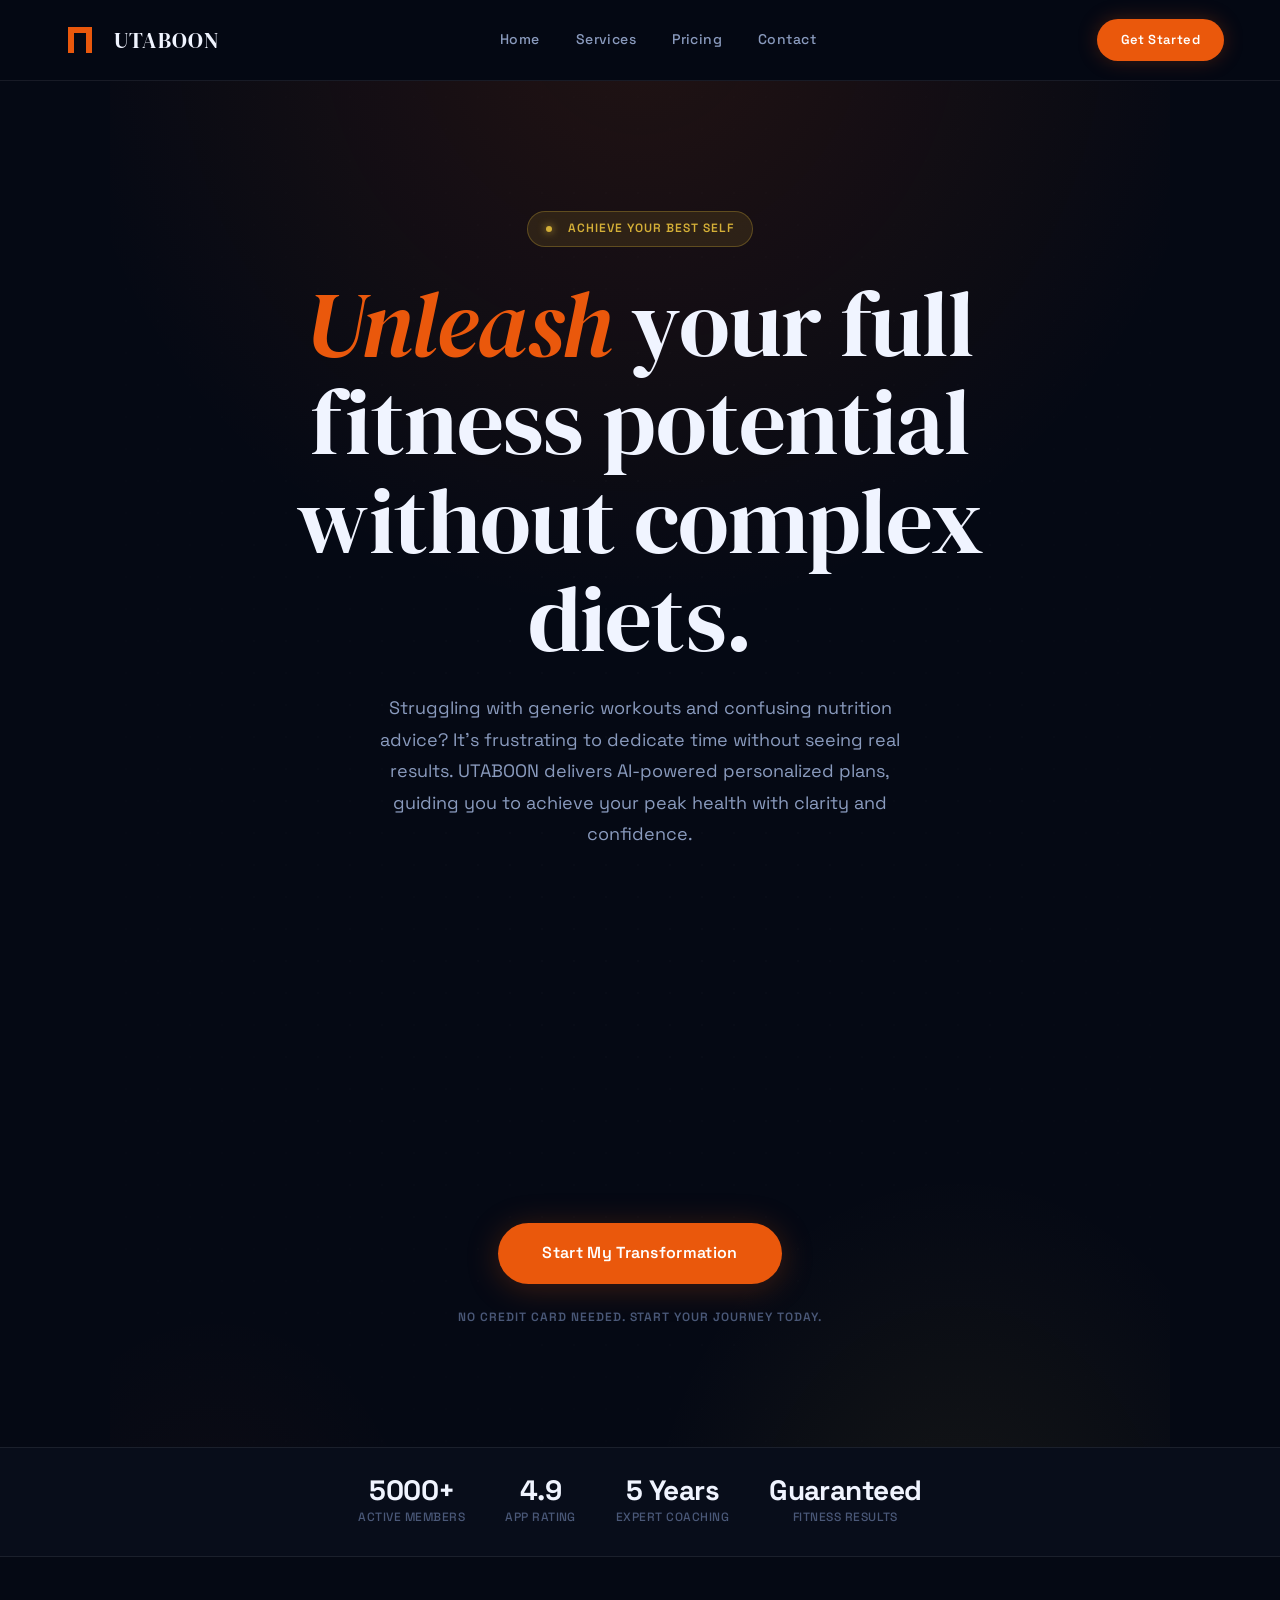
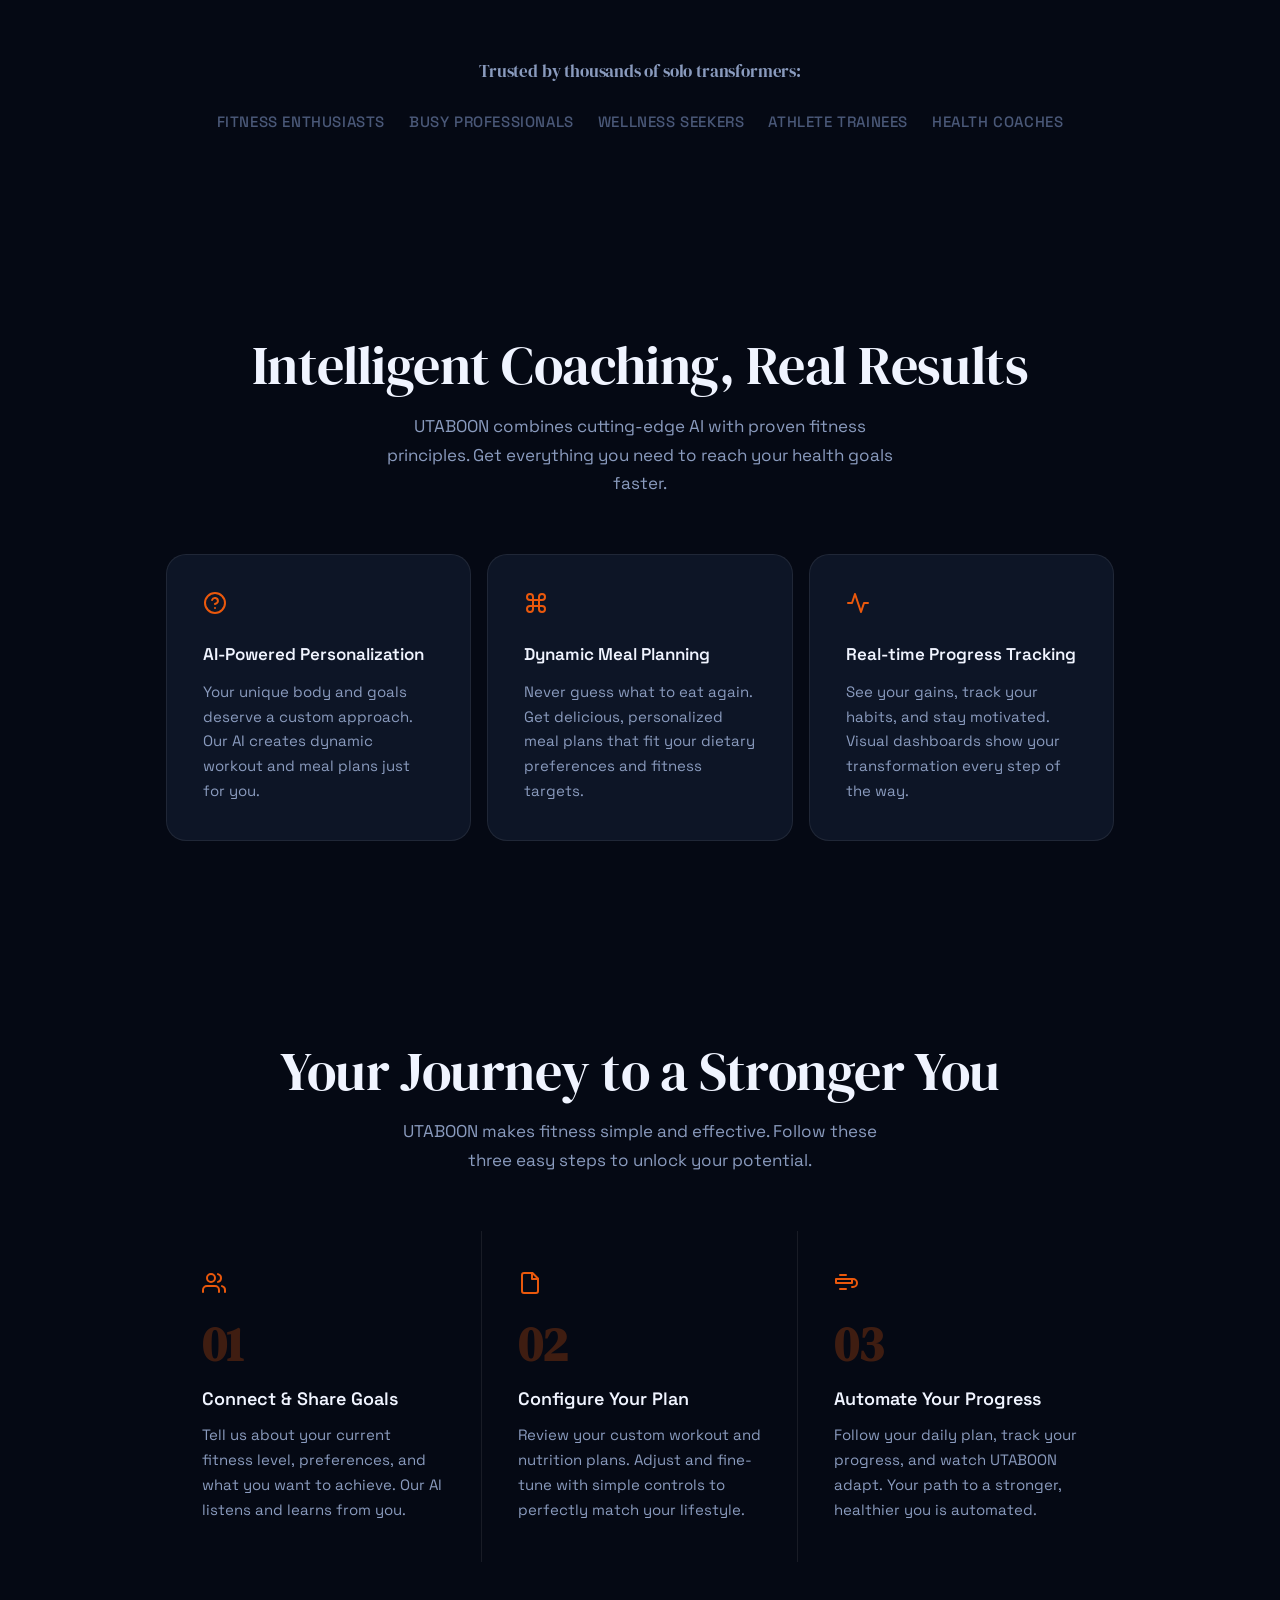
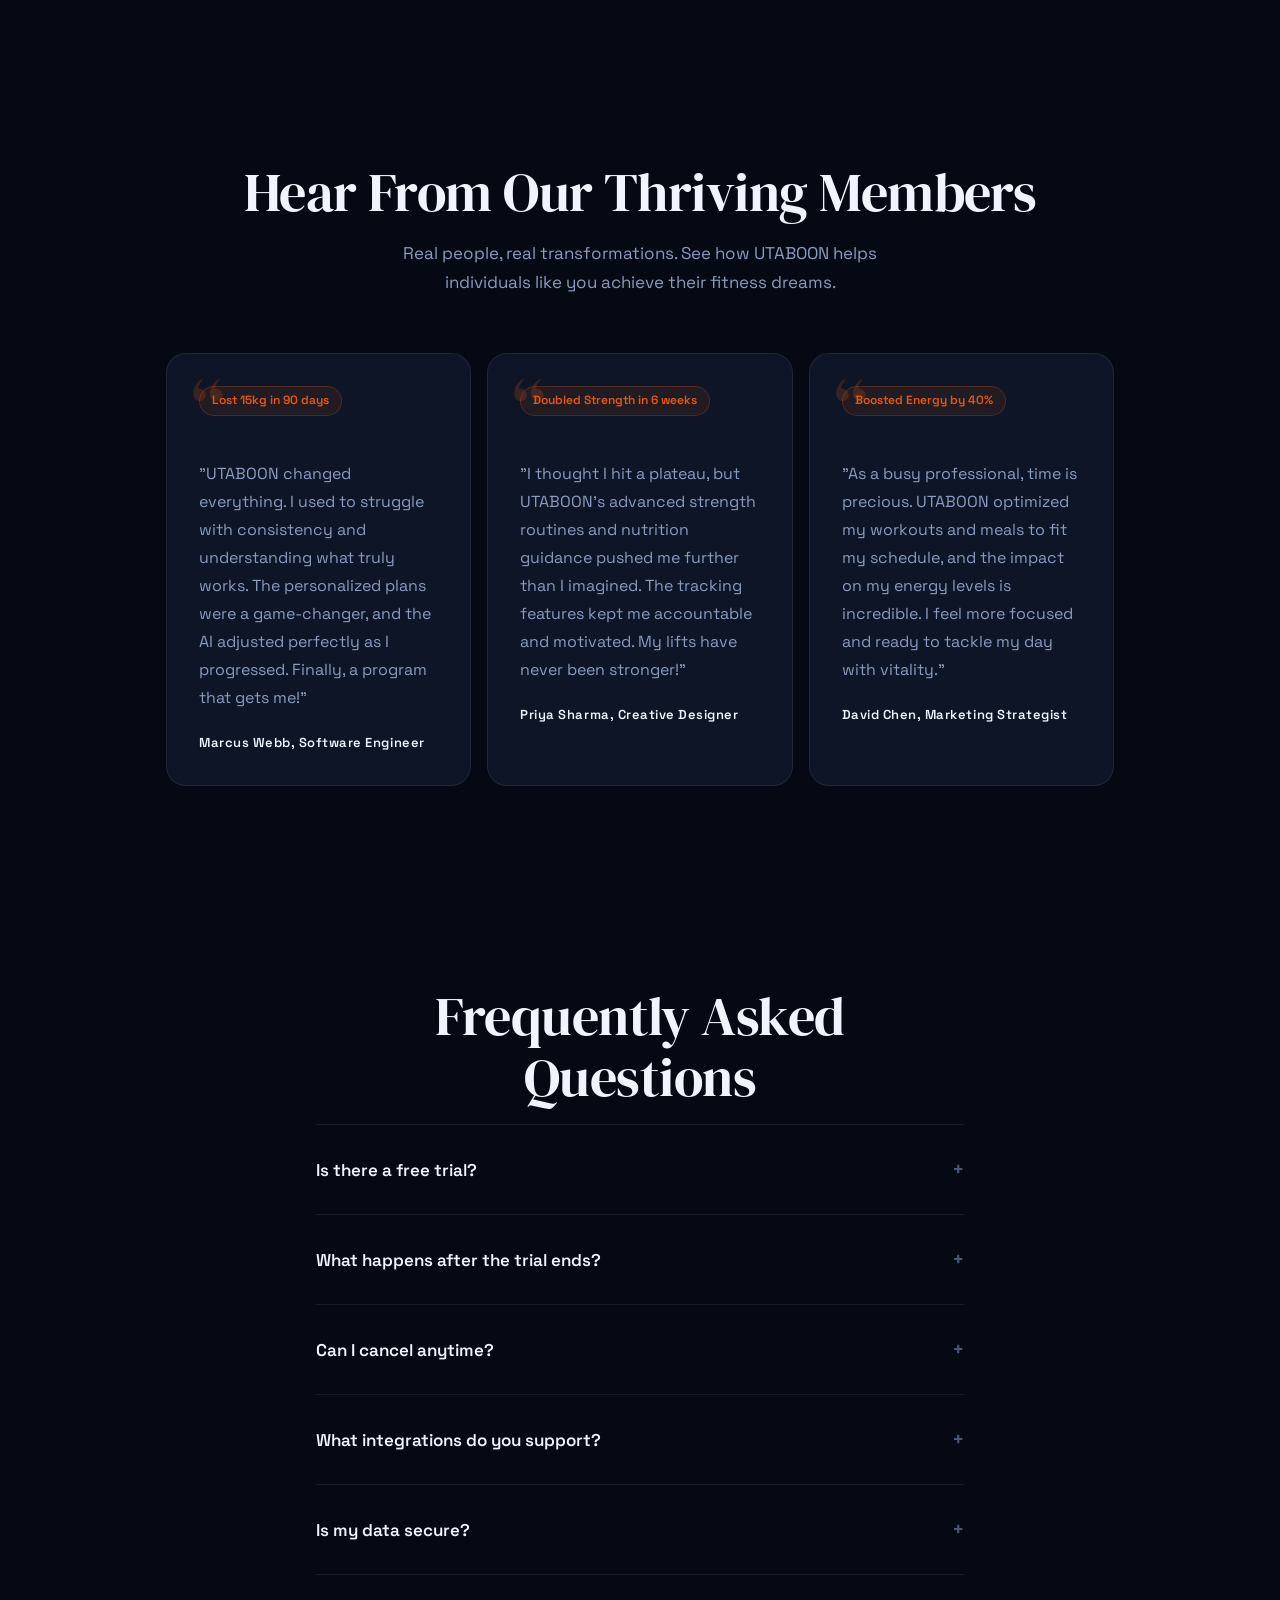
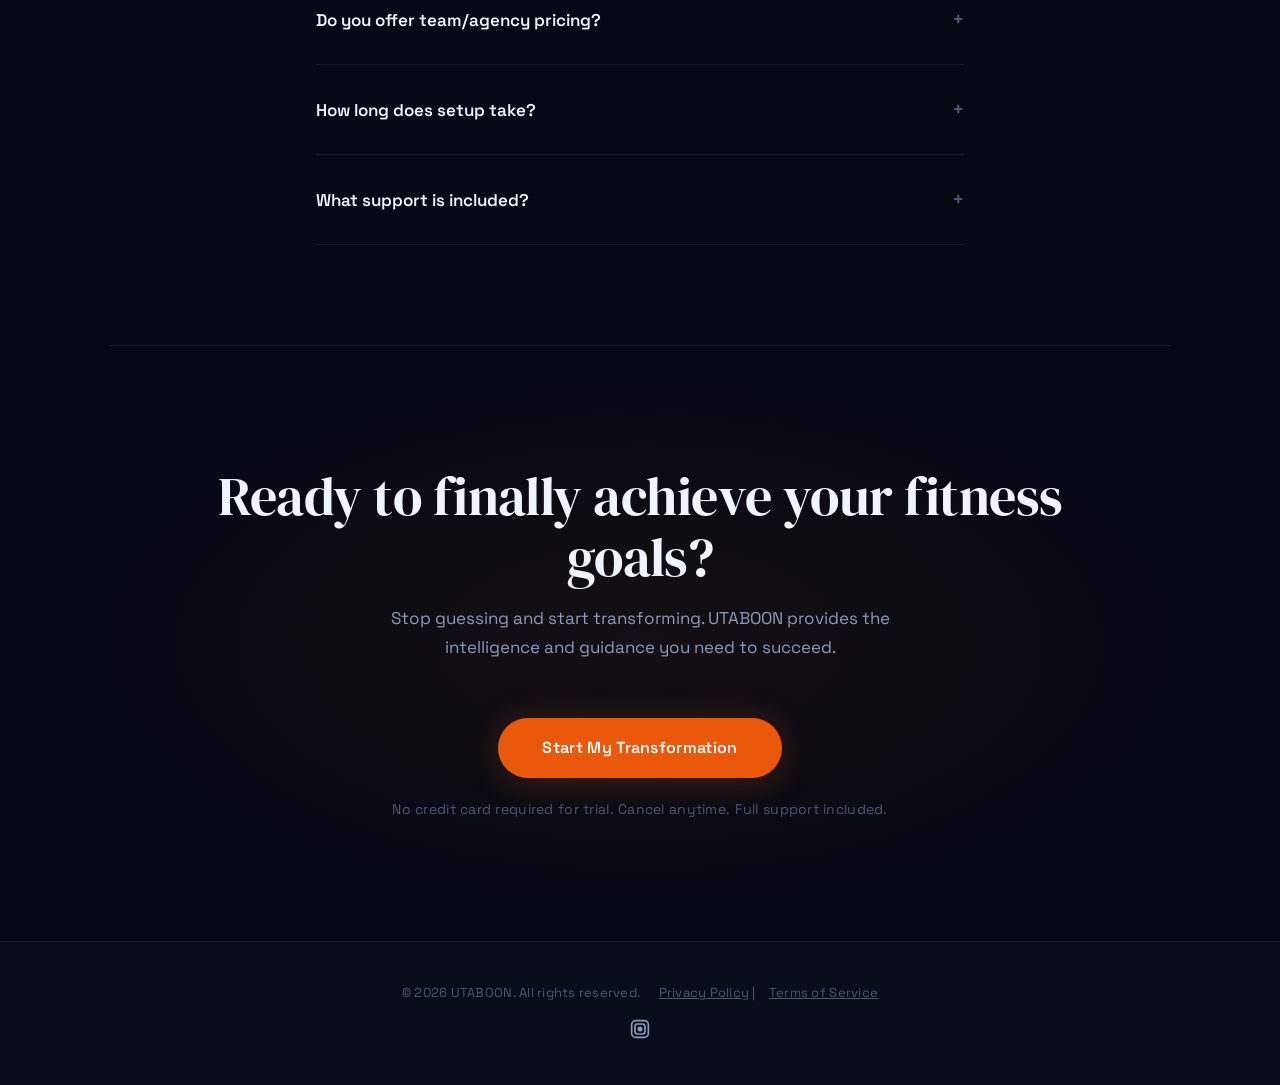
<file: index.html>
<!DOCTYPE html>
<html lang="en">
<head>
<meta charset="UTF-8">
<meta name="viewport" content="width=device-width, initial-scale=1.0">
<title>UTABOON</title>
<meta name="description" content="We help 👤 Solo consumers (B2C) with 🏋️ Health & Fitness. [Describe what you offer, the price, and your guarantee.]">
<meta property="og:title" content="UTABOON">
<meta property="og:description" content="We help 👤 Solo consumers (B2C) with 🏋️ Health & Fitness. [Describe what you offer, the price, and your guarantee.]">
<meta property="og:type" content="website">
<meta name="twitter:title" content="UTABOON">
<meta name="twitter:description" content="We help 👤 Solo consumers (B2C) with 🏋️ Health & Fitness. [Describe what you offer, the price, and your guarantee.]">
<meta name="twitter:card" content="summary_large_image">
<link rel="stylesheet" href="style.css">
</head>
<body>
<nav>
<a class="logo" href="index.html" style="display:flex;align-items:center;gap:10px;text-decoration:none;"><svg viewBox="0 0 48 48" width="48" height="48">
  <path d="M 12 11 H 36 V 37 H 30 V 17 H 18 V 37 H 12 Z" fill="#EA580C"/>
</svg><span style="font-family:var(--font-display,serif);font-size:22px;color:var(--text,#fff);">UTABOON</span></a>
<div class="nav-links">
<a href="index.html">Home</a>
<a href="services.html">Services</a>
<a href="pricing.html">Pricing</a>
<a href="contact.html">Contact</a>
</div>
<a href="contact.html" class="nav-cta">Get Started</a>
<button class="hamburger" aria-label="Menu"><span></span><span></span><span></span></button>
</nav>
<!DOCTYPE html><html lang='en'><head><meta charset='UTF-8'><meta name='viewport' content='width=device-width, initial-scale=1.0'><meta name='description' content='UTABOON: Transform your fitness journey and achieve peak health with our AI-powered personal training platform. Custom plans, real-time tracking, and expert guidance for solo consumers.'><title>UTABOON - Your AI Fitness Coach</title></head><body><main><section id='hero'><div class='hero-badge'><span></span>Achieve Your Best Self</div><h1><em>Unleash</em> your full fitness potential without complex diets.</h1><p>Struggling with generic workouts and confusing nutrition advice? It's frustrating to dedicate time without seeing real results. UTABOON delivers AI-powered personalized plans, guiding you to achieve your peak health with clarity and confidence.</p><div class='product-mockup'><div class='mockup-bar'><span></span><span></span><span></span></div><div class='mockup-content'><div style='display:flex;justify-content:space-between;align-items:center;background:var(--bg-2);padding:10px 16px;border-radius:8px;font-size:14px;'><span style='color:var(--text-muted);'>Workout Progress:</span><span style='color:var(--primary);font-weight:600;'>85% Complete</span></div><div style='display:flex;justify-content:space-between;align-items:center;background:var(--bg-2);padding:10px 16px;border-radius:8px;font-size:14px;'><span style='color:var(--text-muted);'>Daily Calories:</span><span style='color:var(--text);font-weight:600;'>1800 / 2200 kcal</span></div><div style='display:flex;justify-content:space-between;align-items:center;background:var(--bg-2);padding:10px 16px;border-radius:8px;font-size:14px;'><span style='color:var(--text-muted);'>Next Session:</span><span style='color:var(--gold);font-weight:600;'>Legs &amp; Core</span></div><div style='display:flex;justify-content:center;align-items:center;background:var(--bg-2);padding:10px 16px;border-radius:8px;font-size:14px;color:var(--text);font-weight:500;'>Motivation Boost: You're crushing it!</div></div></div><div class='hero-cta-group'><a href='contact.html' class='btn'>Start My Transformation</a><span class='trust-signal'>No credit card needed. Start your journey today.</span></div></section><div class='trust-bar'><div class='trust-bar-item'><div class='stat'>5000+</div><div class='stat-label'>Active Members</div></div><div class='trust-bar-item'><div class='stat'>4.9</div><div class='stat-label'>App Rating</div></div><div class='trust-bar-item'><div class='stat'>5 Years</div><div class='stat-label'>Expert Coaching</div></div><div class='trust-bar-item'><div class='stat'>Guaranteed</div><div class='stat-label'>Fitness Results</div></div></div><section id='social-proof'><h2 class='section-sub' style='margin-bottom:24px;'>Trusted by thousands of solo transformers:</h2><div style='display:flex;justify-content:center;flex-wrap:wrap;gap:24px;color:var(--text-subtle);font-weight:500;font-size:15px;'><span style='text-transform:uppercase;letter-spacing:0.04em;'>Fitness Enthusiasts</span><span style='text-transform:uppercase;letter-spacing:0.04em;'>Busy Professionals</span><span style='text-transform:uppercase;letter-spacing:0.04em;'>Wellness Seekers</span><span style='text-transform:uppercase;letter-spacing:0.04em;'>Athlete Trainees</span><span style='text-transform:uppercase;letter-spacing:0.04em;'>Health Coaches</span></div></section><section id='features'><h2>Intelligent Coaching, Real Results</h2><p class='section-sub'>UTABOON combines cutting-edge AI with proven fitness principles. Get everything you need to reach your health goals faster.</p><div class='service-cards' style='grid-template-columns:repeat(auto-fit,minmax(280px,1fr));'><div class='service-card'><svg class='step-icon' viewBox='0 0 24 24' width='24' height='24' fill='none' stroke='currentColor' stroke-width='2' stroke-linecap='round' stroke-linejoin='round'><circle cx='12' cy='12' r='10'/><path d='M9.09 9a3 3 0 0 1 5.83 1c0 2-3 3-3 3'/><path d='M12 17h.01'/></svg><h3>AI-Powered Personalization</h3><p>Your unique body and goals deserve a custom approach. Our AI creates dynamic workout and meal plans just for you.</p></div><div class='service-card'><svg class='step-icon' viewBox='0 0 24 24' width='24' height='24' fill='none' stroke='currentColor' stroke-width='2' stroke-linecap='round' stroke-linejoin='round'><path d='M15 6v12a3 3 0 1 0 3-3H6a3 3 0 1 0 3 3V6a3 3 0 1 0-3 3h12a3 3 0 1 0-3-3'/></svg><h3>Dynamic Meal Planning</h3><p>Never guess what to eat again. Get delicious, personalized meal plans that fit your dietary preferences and fitness targets.</p></div><div class='service-card'><svg class='step-icon' viewBox='0 0 24 24' width='24' height='24' fill='none' stroke='currentColor' stroke-width='2' stroke-linecap='round' stroke-linejoin='round'><path d='M22 12h-4l-3 9L9 3l-3 9H2'/></svg><h3>Real-time Progress Tracking</h3><p>See your gains, track your habits, and stay motivated. Visual dashboards show your transformation every step of the way.</p></div></div></section><section id='how-it-works'><h2>Your Journey to a Stronger You</h2><p class='section-sub'>UTABOON makes fitness simple and effective. Follow these three easy steps to unlock your potential.</p><div class='how-it-works'><div class='step'><svg class='step-icon' viewBox='0 0 24 24' width='24' height='24' fill='none' stroke='currentColor' stroke-width='2' stroke-linecap='round' stroke-linejoin='round'><path d='M17 21v-2a4 4 0 0 0-4-4H5a4 4 0 0 0-4 4v2'></path><circle cx='9' cy='7' r='4'></circle><path d='M23 21v-2a4 4 0 0 0-3-3.87'></path><path d='M16 3.13a4 4 0 0 1 0 7.75'></path></svg><div class='step-num'>01</div><h3>Connect &amp; Share Goals</h3><p>Tell us about your current fitness level, preferences, and what you want to achieve. Our AI listens and learns from you.</p></div><div class='step'><svg class='step-icon' viewBox='0 0 24 24' width='24' height='24' fill='none' stroke='currentColor' stroke-width='2' stroke-linecap='round' stroke-linejoin='round'><path d='M4 7V4a2 2 0 0 1 2-2h8.5L20 7.5V20a2 2 0 0 1-2 2H6a2 2 0 0 1-2-2z'/><polyline points='14 2 14 8 20 8'/></svg><div class='step-num'>02</div><h3>Configure Your Plan</h3><p>Review your custom workout and nutrition plans. Adjust and fine-tune with simple controls to perfectly match your lifestyle.</p></div><div class='step'><svg class='step-icon' viewBox='0 0 24 24' width='24' height='24' fill='none' stroke='currentColor' stroke-width='2' stroke-linecap='round' stroke-linejoin='round'><path d='M18 8h1a4 4 0 0 1 0 8h-1'></path><path d='M2 8h16v4h-6L2 12z'></path><line x1='6' y1='4' x2='12' y2='4'></line><line x1='6' y1='18' x2='12' y2='18'></line></svg><div class='step-num'>03</div><h3>Automate Your Progress</h3><p>Follow your daily plan, track your progress, and watch UTABOON adapt. Your path to a stronger, healthier you is automated.</p></div></div></section><section id='testimonials'><h2>Hear From Our Thriving Members</h2><p class='section-sub'>Real people, real transformations. See how UTABOON helps individuals like you achieve their fitness dreams.</p><div class='testimonial-grid'><div class='testimonial-card'><div class='result-badge'>Lost 15kg in 90 days</div><p>"UTABOON changed everything. I used to struggle with consistency and understanding what truly works. The personalized plans were a game-changer, and the AI adjusted perfectly as I progressed. Finally, a program that gets me!"</p><div class='author'>Marcus Webb, Software Engineer</div></div><div class='testimonial-card'><div class='result-badge'>Doubled Strength in 6 weeks</div><p>"I thought I hit a plateau, but UTABOON's advanced strength routines and nutrition guidance pushed me further than I imagined. The tracking features kept me accountable and motivated. My lifts have never been stronger!"</p><div class='author'>Priya Sharma, Creative Designer</div></div><div class='testimonial-card'><div class='result-badge'>Boosted Energy by 40%</div><p>"As a busy professional, time is precious. UTABOON optimized my workouts and meals to fit my schedule, and the impact on my energy levels is incredible. I feel more focused and ready to tackle my day with vitality."</p><div class='author'>David Chen, Marketing Strategist</div></div></div></section><section id='faq'><h2>Frequently Asked Questions</h2><div class='faq-container'><div class='faq-item'><div class='faq-question'>Is there a free trial?<span class='faq-chevron'>+</span></div><div class='faq-answer'>Yes, we offer a 7-day free trial so you can experience the power of UTABOON for yourself. No credit card required to start your trial.</div></div><div class='faq-item'><div class='faq-question'>What happens after the trial ends?<span class='faq-chevron'>+</span></div><div class='faq-answer'>After your 7-day trial, you will be prompted to choose a paid plan to continue accessing UTABOON's features. We will notify you before your trial expires.</div></div><div class='faq-item'><div class='faq-question'>Can I cancel anytime?<span class='faq-chevron'>+</span></div><div class='faq-answer'>Absolutely. You can cancel your UTABOON subscription at any time directly from your account settings. There are no long-term contracts or hidden fees.</div></div><div class='faq-item'><div class='faq-question'>What integrations do you support?<span class='faq-chevron'>+</span></div><div class='faq-answer'>Currently, UTABOON integrates with major wearable devices and popular fitness trackers to sync your activity data seamlessly. More integrations are planned.</div></div><div class='faq-item'><div class='faq-question'>Is my data secure?<span class='faq-chevron'>+</span></div><div class='faq-answer'>Yes, your data security is our top priority. We use industry-standard encryption and robust security protocols to protect all your personal and fitness information.</div></div><div class='faq-item'><div class='faq-question'>Do you offer team/agency pricing?<span class='faq-chevron'>+</span></div><div class='faq-answer'>UTABOON is designed for solo consumers seeking personal fitness transformation. We do not currently offer specific team or agency pricing.</div></div><div class='faq-item'><div class='faq-question'>How long does setup take?<span class='faq-chevron'>+</span></div><div class='faq-answer'>Getting started with UTABOON is quick and easy. Most users can complete their initial profile setup and generate their first plan in under 10 minutes.</div></div><div class='faq-item'><div class='faq-question'>What support is included?<span class='faq-chevron'>+</span></div><div class='faq-answer'>All UTABOON plans include email support. Our dedicated team is ready to assist you with any questions or technical issues you may encounter.</div></div></div></section><section id='cta'><h2>Ready to finally achieve your fitness goals?</h2><p class='section-sub'>Stop guessing and start transforming. UTABOON provides the intelligence and guidance you need to succeed.</p><a href='contact.html' class='btn'>Start My Transformation</a><p class='risk-reversal'>No credit card required for trial. Cancel anytime. Full support included.</p></section></main><footer><p>&copy; 2026 UTABOON. All rights reserved. <a href='#privacy' style='color:var(--text-subtle);text-decoration:underline;margin-left:15px;'>Privacy Policy</a> | <a href='#terms' style='color:var(--text-subtle);text-decoration:underline;margin-left:10px;'>Terms of Service</a></p><div class='social-icons' style='justify-content:center;margin-top:15px;'><a href='https://instagram.com/dylanutaboon.sw' target='_blank' aria-label='Instagram'><svg viewBox='0 0 24 24' fill='currentColor'><rect x='2' y='2' width='20' height='20' rx='5' ry='5' fill='none' stroke='currentColor' stroke-width='2'/><rect x='6' y='6' width='12' height='12' rx='3' ry='3' fill='none' stroke='currentColor' stroke-width='2'/><circle cx='12' cy='12' r='3' fill='currentColor'/></svg></a></div></footer><div class='sticky-mobile-cta'><a href='contact.html' class='btn'>Start My Transformation</a></div><script>
// FAQ accordion
document.querySelectorAll('.faq-item').forEach(function(item){
  item.addEventListener('click',function(){
    var answer=this.querySelector('.faq-answer');
    var chevron=this.querySelector('.faq-chevron');
    var isOpen=this.classList.contains('open');
    document.querySelectorAll('.faq-item').forEach(function(i){
      i.classList.remove('open');
      i.querySelector('.faq-answer').style.maxHeight='0';
      i.querySelector('.faq-chevron').textContent='+';
    });
    if(!isOpen){this.classList.add('open');answer.style.maxHeight=answer.scrollHeight+'px';chevron.textContent='×';}
  });
});
// Nav scroll
window.addEventListener('scroll',function(){document.querySelector('nav').classList.toggle('scrolled',window.scrollY>50);});
// Hamburger menu
var ham=document.querySelector('.hamburger');var nl=document.querySelector('.nav-links');if(ham&&nl){ham.addEventListener('click',function(){nl.classList.toggle('open');});}
// Picker tabs
document.querySelectorAll('.picker-tab').forEach(function(tab){
  tab.addEventListener('click',function(){
    var target=this.dataset.tab;
    document.querySelectorAll('.picker-tab').forEach(function(t){t.classList.remove('active');});
    document.querySelectorAll('.picker-content').forEach(function(c){c.classList.remove('active');});
    this.classList.add('active');
    var el=document.getElementById(target);
    if(el){el.classList.add('active');}
  });
});
// Picker card select
document.querySelectorAll('.picker-card').forEach(function(card){
  card.addEventListener('click',function(){
    var parent=this.closest('.picker-content');
    if(parent){parent.querySelectorAll('.picker-card').forEach(function(c){c.classList.remove('selected');});}
    this.classList.add('selected');
  });
});
</script></body></html>
<script>document.querySelectorAll('.faq-item').forEach(function(item){item.addEventListener('click',function(){var answer=this.querySelector('.faq-answer');var chevron=this.querySelector('.faq-chevron');var isOpen=this.classList.contains('open');document.querySelectorAll('.faq-item').forEach(function(i){i.classList.remove('open');i.querySelector('.faq-answer').style.maxHeight='0';i.querySelector('.faq-chevron').textContent='+';});if(!isOpen){this.classList.add('open');answer.style.maxHeight='2000px';chevron.textContent='×';}});});window.addEventListener('scroll',function(){document.querySelector('nav').classList.toggle('scrolled',window.scrollY>50);});</script>
</body>
</html>
</file>
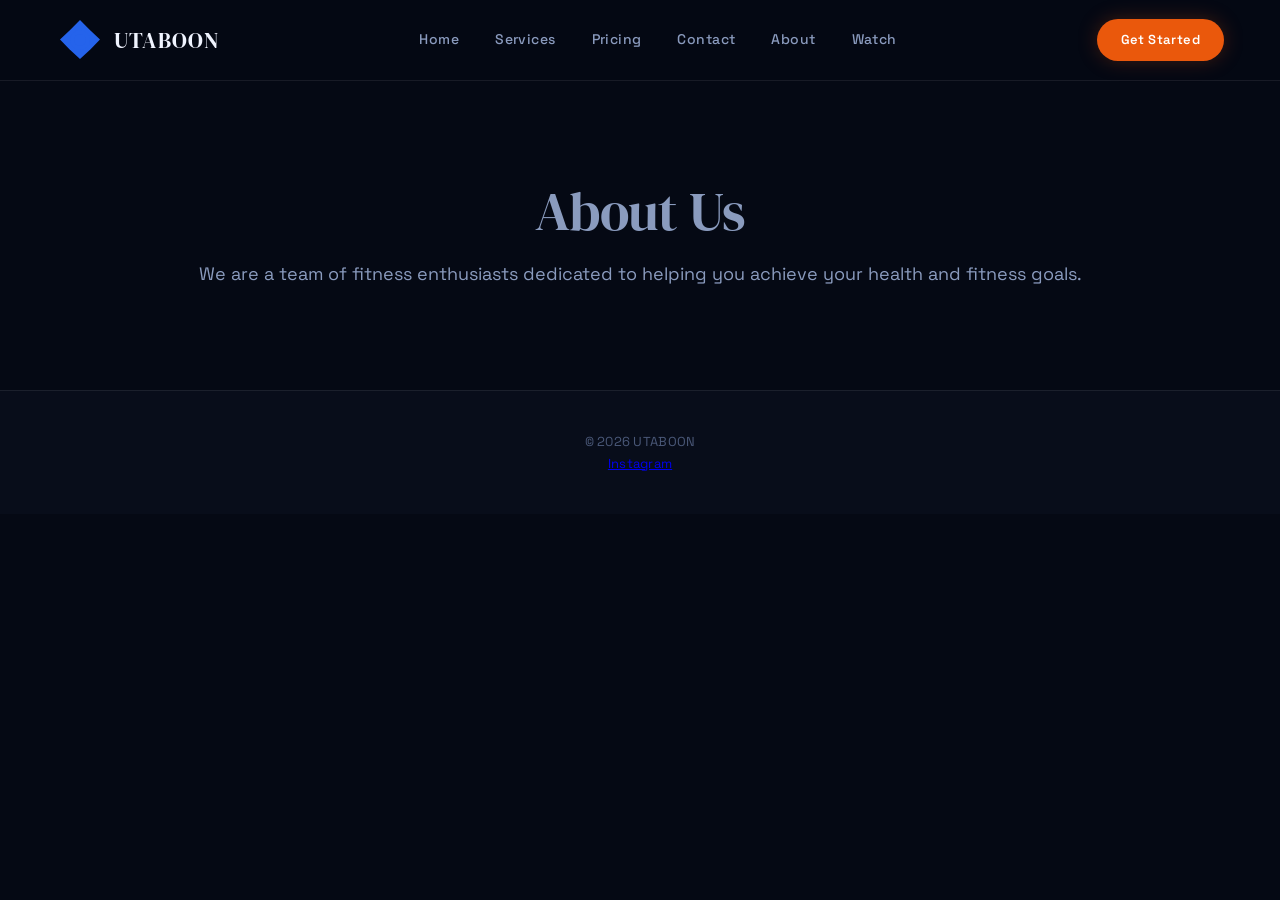
<file: about.html>
<!DOCTYPE html>
<html lang="en">
<head>
<meta charset="UTF-8">
<meta name="viewport" content="width=device-width, initial-scale=1.0">
<title>UTABOON</title>
<meta name="description" content="We help 👤 Solo consumers (B2C) with 🏋️ Health & Fitness. [Describe what you offer, the price, and your guarantee.]">
<meta property="og:title" content="UTABOON">
<meta property="og:description" content="We help 👤 Solo consumers (B2C) with 🏋️ Health & Fitness. [Describe what you offer, the price, and your guarantee.]">
<meta property="og:type" content="website">
<meta name="twitter:title" content="UTABOON">
<meta name="twitter:description" content="We help 👤 Solo consumers (B2C) with 🏋️ Health & Fitness. [Describe what you offer, the price, and your guarantee.]">
<meta name="twitter:card" content="summary_large_image">
<link rel="stylesheet" href="style.css">
</head>
<body>
<nav>
<a class="logo" href="index.html" style="display:flex;align-items:center;gap:10px;text-decoration:none;"><svg viewBox='0 0 48 48' width='48' height='48'><path d='M24 4L14.59 13.41 4 23.59 13.41 33.18 24 43 34.59 33.18 44 23.59 33.41 13.41 24 4Z' fill='#2563EB'/><circle cx='24' cy='24' r='8' fill='none' stroke='#2563EB' stroke-width='4'/></svg><span style="font-family:var(--font-display,serif);font-size:22px;color:var(--text,#fff);">UTABOON</span></a>
<div class="nav-links">
<a href="index.html">Home</a>
<a href="services.html">Services</a>
<a href="pricing.html">Pricing</a>
<a href="contact.html">Contact</a>
<a href="about.html">About</a>
<a href="vsl.html">Watch</a>
</div>
<a href="contact.html" class="nav-cta">Get Started</a>
<button class="hamburger" aria-label="Menu"><span></span><span></span><span></span></button>
</nav>
<section id='about'><h2>About Us</h2><p>We are a team of fitness enthusiasts dedicated to helping you achieve your health and fitness goals.</p></section><footer><p>&copy; 2026 UTABOON</p><div class='social-links'><a href='https://instagram.com/dylanutaboon.sw'>Instagram</a></div></footer><div class='sticky-mobile-cta'><a class='btn' href='contact.html'>Book Now</a></div>
<script>document.querySelectorAll('.faq-item').forEach(function(item){item.addEventListener('click',function(){var answer=this.querySelector('.faq-answer');var chevron=this.querySelector('.faq-chevron');var isOpen=this.classList.contains('open');document.querySelectorAll('.faq-item').forEach(function(i){i.classList.remove('open');i.querySelector('.faq-answer').style.maxHeight='0';i.querySelector('.faq-chevron').textContent='+';});if(!isOpen){this.classList.add('open');answer.style.maxHeight='2000px';chevron.textContent='×';}});});window.addEventListener('scroll',function(){document.querySelector('nav').classList.toggle('scrolled',window.scrollY>50);});</script>
</body>
</html>
</file>
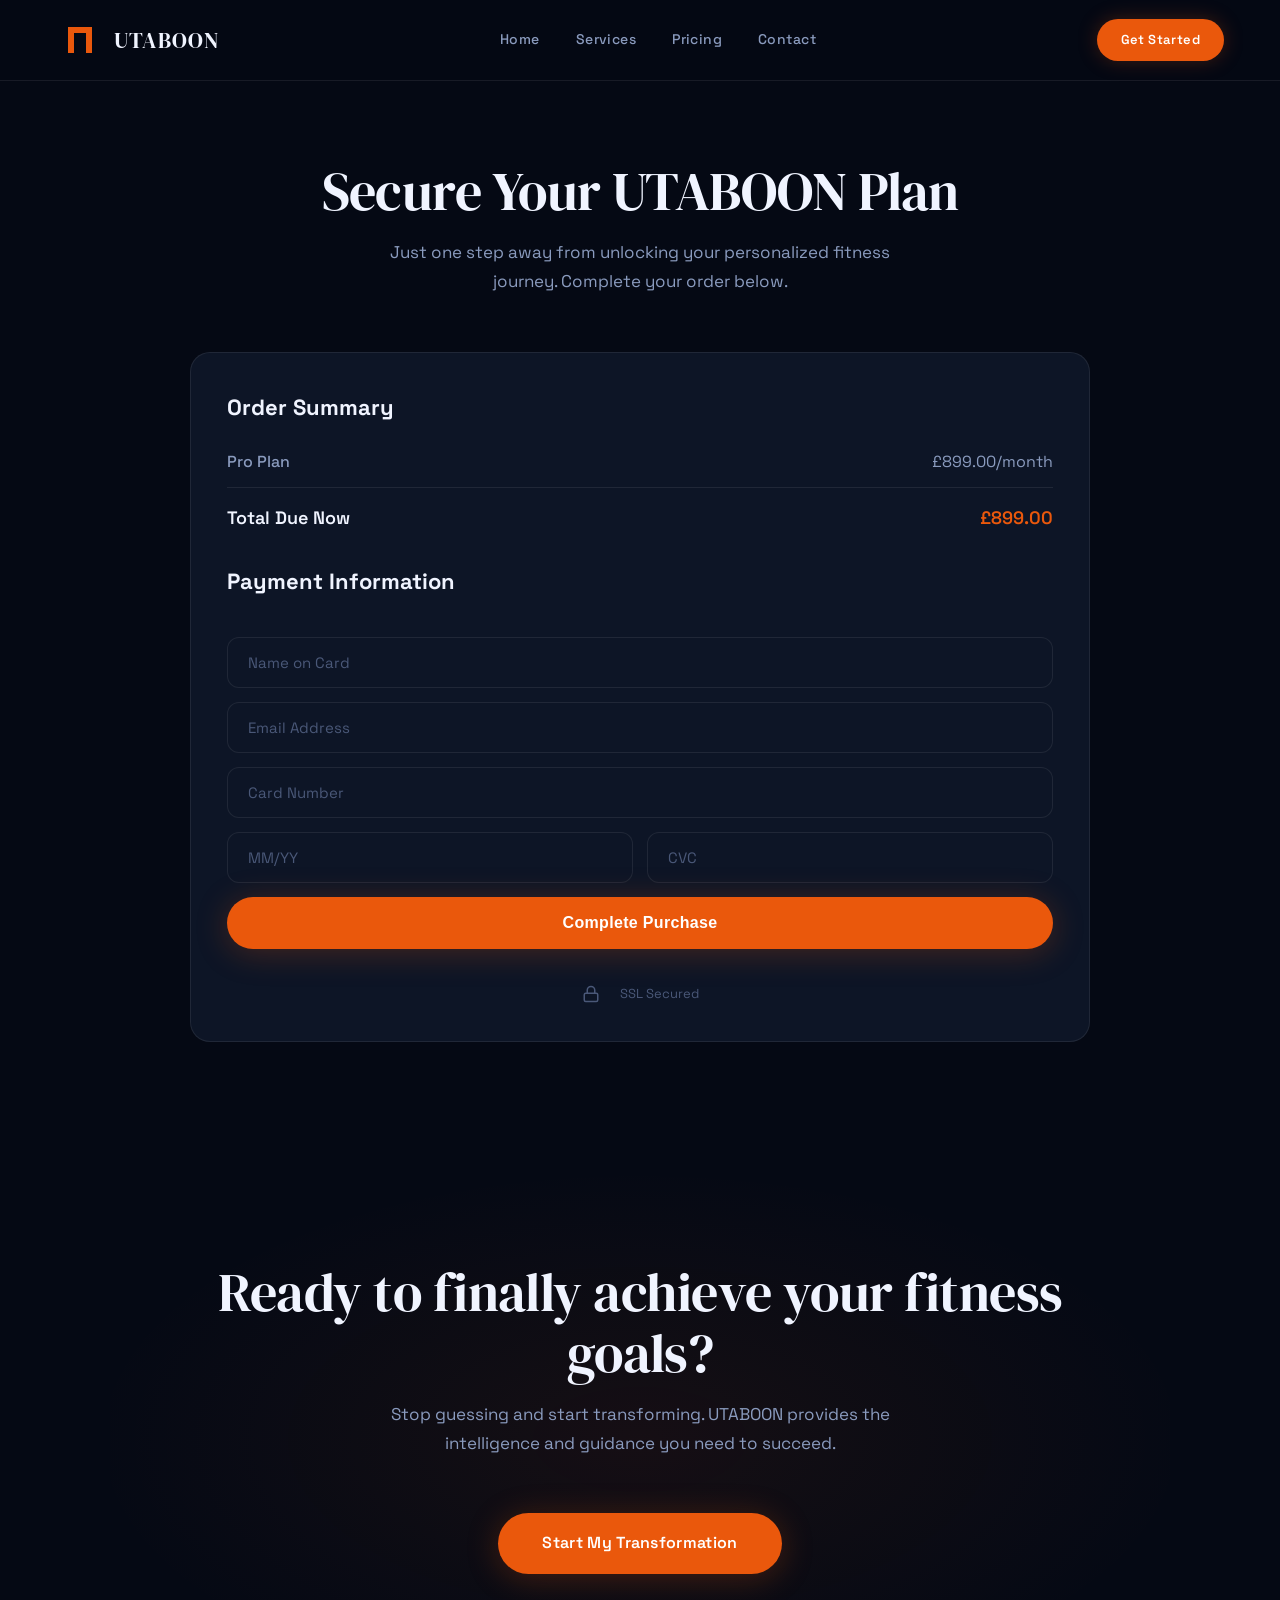
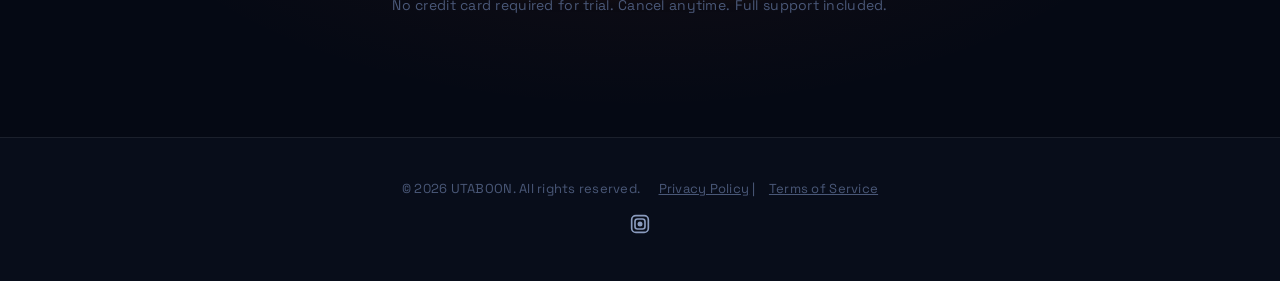
<file: checkout.html>
<!DOCTYPE html>
<html lang="en">
<head>
<meta charset="UTF-8">
<meta name="viewport" content="width=device-width, initial-scale=1.0">
<title>UTABOON</title>
<meta name="description" content="We help 👤 Solo consumers (B2C) with 🏋️ Health & Fitness. [Describe what you offer, the price, and your guarantee.]">
<meta property="og:title" content="UTABOON">
<meta property="og:description" content="We help 👤 Solo consumers (B2C) with 🏋️ Health & Fitness. [Describe what you offer, the price, and your guarantee.]">
<meta property="og:type" content="website">
<meta name="twitter:title" content="UTABOON">
<meta name="twitter:description" content="We help 👤 Solo consumers (B2C) with 🏋️ Health & Fitness. [Describe what you offer, the price, and your guarantee.]">
<meta name="twitter:card" content="summary_large_image">
<link rel="stylesheet" href="style.css">
</head>
<body>
<nav>
<a class="logo" href="index.html" style="display:flex;align-items:center;gap:10px;text-decoration:none;"><svg viewBox="0 0 48 48" width="48" height="48">
  <path d="M 12 11 H 36 V 37 H 30 V 17 H 18 V 37 H 12 Z" fill="#EA580C"/>
</svg><span style="font-family:var(--font-display,serif);font-size:22px;color:var(--text,#fff);">UTABOON</span></a>
<div class="nav-links">
<a href="index.html">Home</a>
<a href="services.html">Services</a>
<a href="pricing.html">Pricing</a>
<a href="contact.html">Contact</a>
</div>
<a href="contact.html" class="nav-cta">Get Started</a>
<button class="hamburger" aria-label="Menu"><span></span><span></span><span></span></button>
</nav>
<!DOCTYPE html><html lang='en'><head><meta charset='UTF-8'><meta name='viewport' content='width=device-width, initial-scale=1.0'><meta name='description' content='Securely complete your UTABOON plan purchase for AI-powered personalized fitness coaching.'><title>UTABOON - Complete Your Order</title></head><body><main><section id='checkout' style='padding-top:40px;'><h2 style='padding-top:40px;'>Secure Your UTABOON Plan</h2><p class='section-sub'>Just one step away from unlocking your personalized fitness journey. Complete your order below.</p><div style='display:grid;grid-template-columns:1fr;gap:40px;max-width:900px;margin:0 auto;'><div style='background:var(--bg-card);border:1px solid var(--border);border-radius:var(--radius-lg);padding:36px;'><h3 style='font-size:22px;margin-bottom:24px;color:var(--text);text-align:left;'>Order Summary</h3><div style='display:flex;justify-content:space-between;margin-bottom:12px;color:var(--text-muted);'><span style='font-weight:500;'>Pro Plan</span><span>£899.00/month</span></div><div style='display:flex;justify-content:space-between;padding-top:15px;border-top:1px solid var(--border);font-weight:600;font-size:18px;color:var(--text);'><span style='color:var(--text);'>Total Due Now</span><span style='color:var(--primary);'>£899.00</span></div><form class='contact-form' style='margin-top:30px;max-width:none;'><h3 style='font-size:22px;margin-bottom:24px;color:var(--text);text-align:left;'>Payment Information</h3><input type='text' placeholder='Name on Card' required><input type='email' placeholder='Email Address' required><input type='text' placeholder='Card Number' pattern='[0-9]{13,16}' inputmode='numeric' required><div style='display:flex;gap:14px;'><input type='text' placeholder='MM/YY' pattern='(0[1-9]|1[0-2])\/[0-9]{2}' required style='flex:1;'><input type='text' placeholder='CVC' pattern='[0-9]{3,4}' required style='flex:1;'></div><button type='submit' class='btn'>Complete Purchase</button><div style='display:flex;justify-content:center;gap:20px;margin-top:20px;color:var(--text-subtle);font-size:13px;align-items:center;'><svg viewBox='0 0 24 24' width='18' height='18' stroke='currentColor' stroke-width='2' fill='none' stroke-linecap='round' stroke-linejoin='round'><rect x='3' y='11' width='18' height='11' rx='2' ry='2'></rect><path d='M7 11V7a5 5 0 0 1 10 0v4'></path></svg> SSL Secured</div></form></div></div></section><section id='cta' style='border-top:none;'><h2>Ready to finally achieve your fitness goals?</h2><p class='section-sub'>Stop guessing and start transforming. UTABOON provides the intelligence and guidance you need to succeed.</p><a href='contact.html' class='btn'>Start My Transformation</a><p class='risk-reversal'>No credit card required for trial. Cancel anytime. Full support included.</p></section></main><footer><p>&copy; 2026 UTABOON. All rights reserved. <a href='#privacy' style='color:var(--text-subtle);text-decoration:underline;margin-left:15px;'>Privacy Policy</a> | <a href='#terms' style='color:var(--text-subtle);text-decoration:underline;margin-left:10px;'>Terms of Service</a></p><div class='social-icons' style='justify-content:center;margin-top:15px;'><a href='https://instagram.com/dylanutaboon.sw' target='_blank' aria-label='Instagram'><svg viewBox='0 0 24 24' fill='currentColor'><rect x='2' y='2' width='20' height='20' rx='5' ry='5' fill='none' stroke='currentColor' stroke-width='2'/><rect x='6' y='6' width='12' height='12' rx='3' ry='3' fill='none' stroke='currentColor' stroke-width='2'/><circle cx='12' cy='12' r='3' fill='currentColor'/></svg></a></div></footer><div class='sticky-mobile-cta'><a href='contact.html' class='btn'>Start My Transformation</a></div><script>
// FAQ accordion
document.querySelectorAll('.faq-item').forEach(function(item){
  item.addEventListener('click',function(){
    var answer=this.querySelector('.faq-answer');
    var chevron=this.querySelector('.faq-chevron');
    var isOpen=this.classList.contains('open');
    document.querySelectorAll('.faq-item').forEach(function(i){
      i.classList.remove('open');
      i.querySelector('.faq-answer').style.maxHeight='0';
      i.querySelector('.faq-chevron').textContent='+';
    });
    if(!isOpen){this.classList.add('open');answer.style.maxHeight=answer.scrollHeight+'px';chevron.textContent='×';}
  });
});
// Nav scroll
window.addEventListener('scroll',function(){document.querySelector('nav').classList.toggle('scrolled',window.scrollY>50);});
// Hamburger menu
var ham=document.querySelector('.hamburger');var nl=document.querySelector('.nav-links');if(ham&&nl){ham.addEventListener('click',function(){nl.classList.toggle('open');});}
// Picker tabs
document.querySelectorAll('.picker-tab').forEach(function(tab){
  tab.addEventListener('click',function(){
    var target=this.dataset.tab;
    document.querySelectorAll('.picker-tab').forEach(function(t){t.classList.remove('active');});
    document.querySelectorAll('.picker-content').forEach(function(c){c.classList.remove('active');});
    this.classList.add('active');
    var el=document.getElementById(target);
    if(el){el.classList.add('active');}
  });
});
// Picker card select
document.querySelectorAll('.picker-card').forEach(function(card){
  card.addEventListener('click',function(){
    var parent=this.closest('.picker-content');
    if(parent){parent.querySelectorAll('.picker-card').forEach(function(c){c.classList.remove('selected');});}
    this.classList.add('selected');
  });
});
</script></body></html>
<script>document.querySelectorAll('.faq-item').forEach(function(item){item.addEventListener('click',function(){var answer=this.querySelector('.faq-answer');var chevron=this.querySelector('.faq-chevron');var isOpen=this.classList.contains('open');document.querySelectorAll('.faq-item').forEach(function(i){i.classList.remove('open');i.querySelector('.faq-answer').style.maxHeight='0';i.querySelector('.faq-chevron').textContent='+';});if(!isOpen){this.classList.add('open');answer.style.maxHeight='2000px';chevron.textContent='×';}});});window.addEventListener('scroll',function(){document.querySelector('nav').classList.toggle('scrolled',window.scrollY>50);});</script>
</body>
</html>
</file>
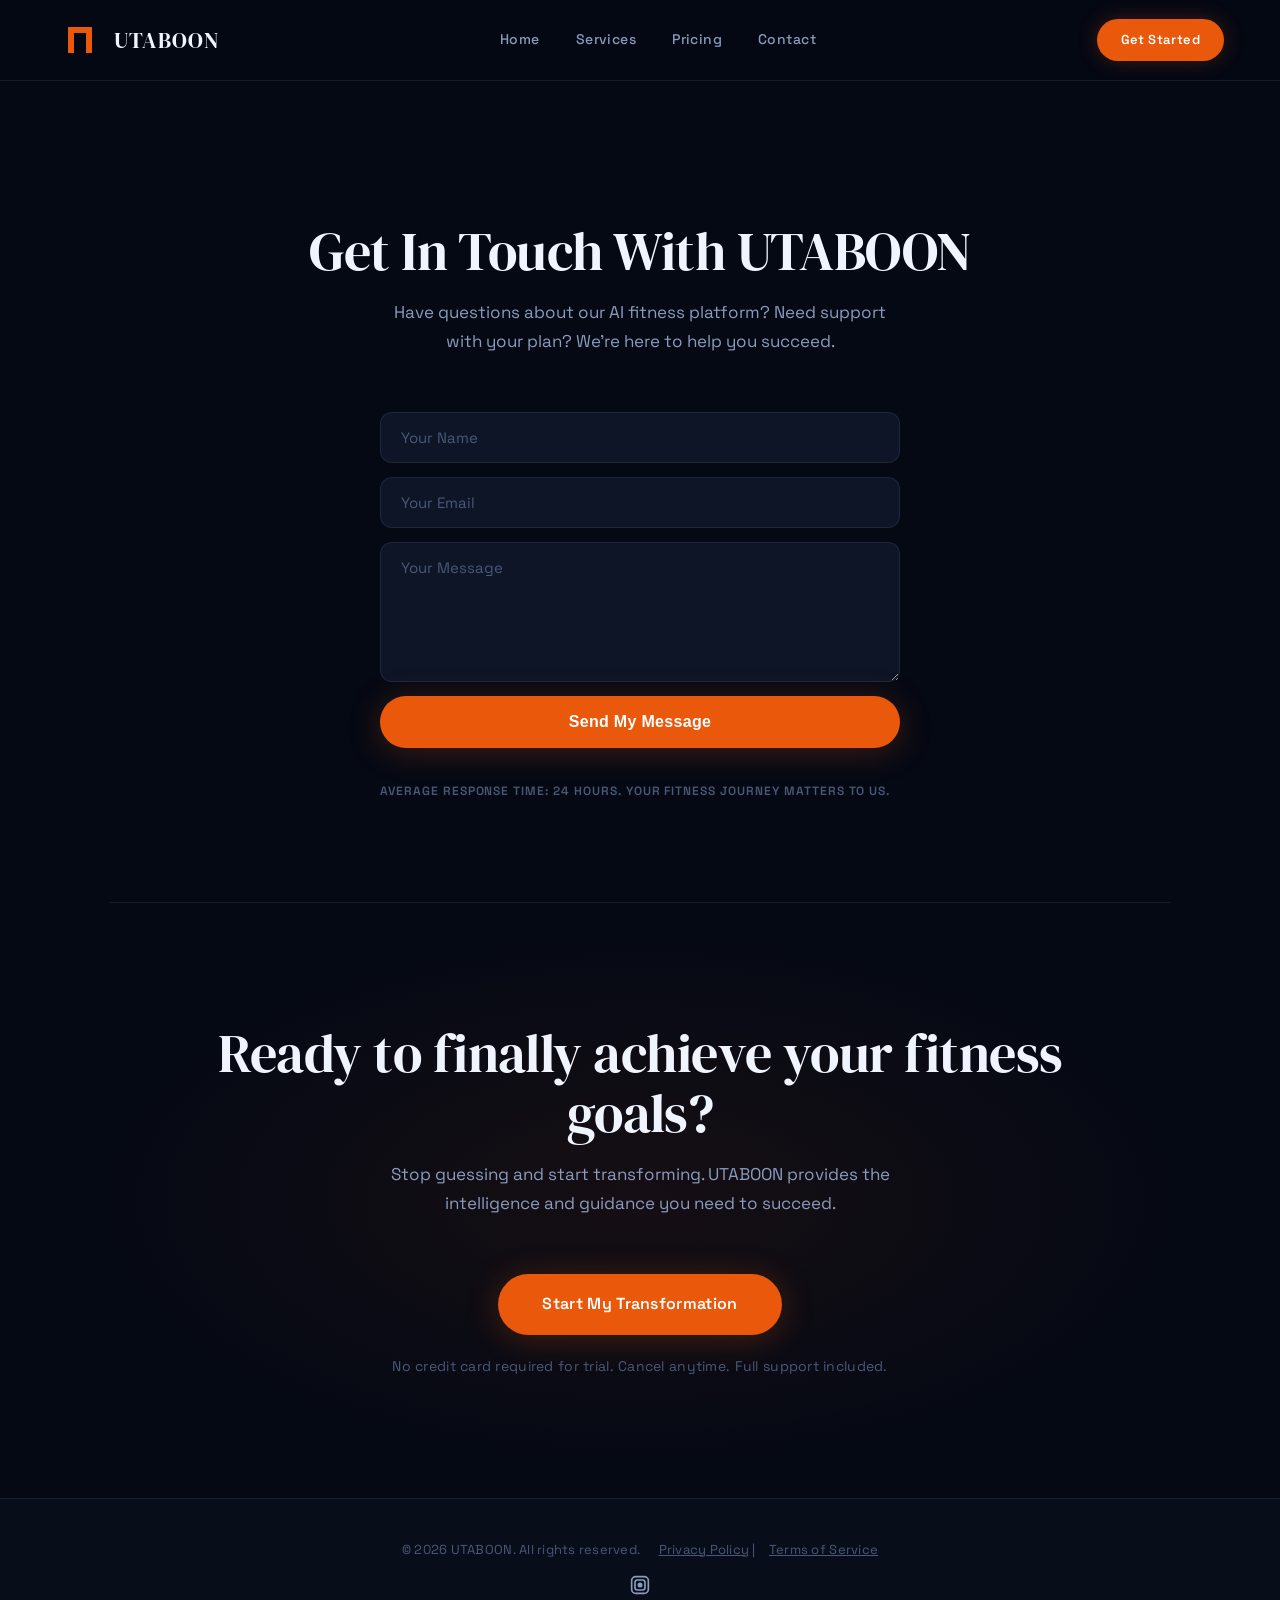
<file: contact.html>
<!DOCTYPE html>
<html lang="en">
<head>
<meta charset="UTF-8">
<meta name="viewport" content="width=device-width, initial-scale=1.0">
<title>UTABOON</title>
<meta name="description" content="We help 👤 Solo consumers (B2C) with 🏋️ Health & Fitness. [Describe what you offer, the price, and your guarantee.]">
<meta property="og:title" content="UTABOON">
<meta property="og:description" content="We help 👤 Solo consumers (B2C) with 🏋️ Health & Fitness. [Describe what you offer, the price, and your guarantee.]">
<meta property="og:type" content="website">
<meta name="twitter:title" content="UTABOON">
<meta name="twitter:description" content="We help 👤 Solo consumers (B2C) with 🏋️ Health & Fitness. [Describe what you offer, the price, and your guarantee.]">
<meta name="twitter:card" content="summary_large_image">
<link rel="stylesheet" href="style.css">
</head>
<body>
<nav>
<a class="logo" href="index.html" style="display:flex;align-items:center;gap:10px;text-decoration:none;"><svg viewBox="0 0 48 48" width="48" height="48">
  <path d="M 12 11 H 36 V 37 H 30 V 17 H 18 V 37 H 12 Z" fill="#EA580C"/>
</svg><span style="font-family:var(--font-display,serif);font-size:22px;color:var(--text,#fff);">UTABOON</span></a>
<div class="nav-links">
<a href="index.html">Home</a>
<a href="services.html">Services</a>
<a href="pricing.html">Pricing</a>
<a href="contact.html">Contact</a>
</div>
<a href="contact.html" class="nav-cta">Get Started</a>
<button class="hamburger" aria-label="Menu"><span></span><span></span><span></span></button>
</nav>
<!DOCTYPE html><html lang='en'><head><meta charset='UTF-8'><meta name='viewport' content='width=device-width, initial-scale=1.0'><meta name='description' content='Contact UTABOON for personalized fitness guidance, support, or any questions about our AI-powered health and wellness platform.'><title>UTABOON - Contact Us</title></head><body><main><section id='contact'><h2 style='padding-top:40px;'>Get In Touch With UTABOON</h2><p class='section-sub'>Have questions about our AI fitness platform? Need support with your plan? We're here to help you succeed.</p><form class='contact-form'><input type='text' placeholder='Your Name' required><input type='email' placeholder='Your Email' required><textarea placeholder='Your Message' required></textarea><button type='submit' class='btn'>Send My Message</button><p class='trust-signal' style='margin-top:20px;'>Average response time: 24 hours. Your fitness journey matters to us.</p></form></section><section id='cta'><h2>Ready to finally achieve your fitness goals?</h2><p class='section-sub'>Stop guessing and start transforming. UTABOON provides the intelligence and guidance you need to succeed.</p><a href='contact.html' class='btn'>Start My Transformation</a><p class='risk-reversal'>No credit card required for trial. Cancel anytime. Full support included.</p></section></main><footer><p>&copy; 2026 UTABOON. All rights reserved. <a href='#privacy' style='color:var(--text-subtle);text-decoration:underline;margin-left:15px;'>Privacy Policy</a> | <a href='#terms' style='color:var(--text-subtle);text-decoration:underline;margin-left:10px;'>Terms of Service</a></p><div class='social-icons' style='justify-content:center;margin-top:15px;'><a href='https://instagram.com/dylanutaboon.sw' target='_blank' aria-label='Instagram'><svg viewBox='0 0 24 24' fill='currentColor'><rect x='2' y='2' width='20' height='20' rx='5' ry='5' fill='none' stroke='currentColor' stroke-width='2'/><rect x='6' y='6' width='12' height='12' rx='3' ry='3' fill='none' stroke='currentColor' stroke-width='2'/><circle cx='12' cy='12' r='3' fill='currentColor'/></svg></a></div></footer><div class='sticky-mobile-cta'><a href='contact.html' class='btn'>Start My Transformation</a></div><script>
// FAQ accordion
document.querySelectorAll('.faq-item').forEach(function(item){
  item.addEventListener('click',function(){
    var answer=this.querySelector('.faq-answer');
    var chevron=this.querySelector('.faq-chevron');
    var isOpen=this.classList.contains('open');
    document.querySelectorAll('.faq-item').forEach(function(i){
      i.classList.remove('open');
      i.querySelector('.faq-answer').style.maxHeight='0';
      i.querySelector('.faq-chevron').textContent='+';
    });
    if(!isOpen){this.classList.add('open');answer.style.maxHeight=answer.scrollHeight+'px';chevron.textContent='×';}
  });
});
// Nav scroll
window.addEventListener('scroll',function(){document.querySelector('nav').classList.toggle('scrolled',window.scrollY>50);});
// Hamburger menu
var ham=document.querySelector('.hamburger');var nl=document.querySelector('.nav-links');if(ham&&nl){ham.addEventListener('click',function(){nl.classList.toggle('open');});}
// Picker tabs
document.querySelectorAll('.picker-tab').forEach(function(tab){
  tab.addEventListener('click',function(){
    var target=this.dataset.tab;
    document.querySelectorAll('.picker-tab').forEach(function(t){t.classList.remove('active');});
    document.querySelectorAll('.picker-content').forEach(function(c){c.classList.remove('active');});
    this.classList.add('active');
    var el=document.getElementById(target);
    if(el){el.classList.add('active');}
  });
});
// Picker card select
document.querySelectorAll('.picker-card').forEach(function(card){
  card.addEventListener('click',function(){
    var parent=this.closest('.picker-content');
    if(parent){parent.querySelectorAll('.picker-card').forEach(function(c){c.classList.remove('selected');});}
    this.classList.add('selected');
  });
});
</script></body></html>
<script>document.querySelectorAll('.faq-item').forEach(function(item){item.addEventListener('click',function(){var answer=this.querySelector('.faq-answer');var chevron=this.querySelector('.faq-chevron');var isOpen=this.classList.contains('open');document.querySelectorAll('.faq-item').forEach(function(i){i.classList.remove('open');i.querySelector('.faq-answer').style.maxHeight='0';i.querySelector('.faq-chevron').textContent='+';});if(!isOpen){this.classList.add('open');answer.style.maxHeight='2000px';chevron.textContent='×';}});});window.addEventListener('scroll',function(){document.querySelector('nav').classList.toggle('scrolled',window.scrollY>50);});</script>
</body>
</html>
</file>
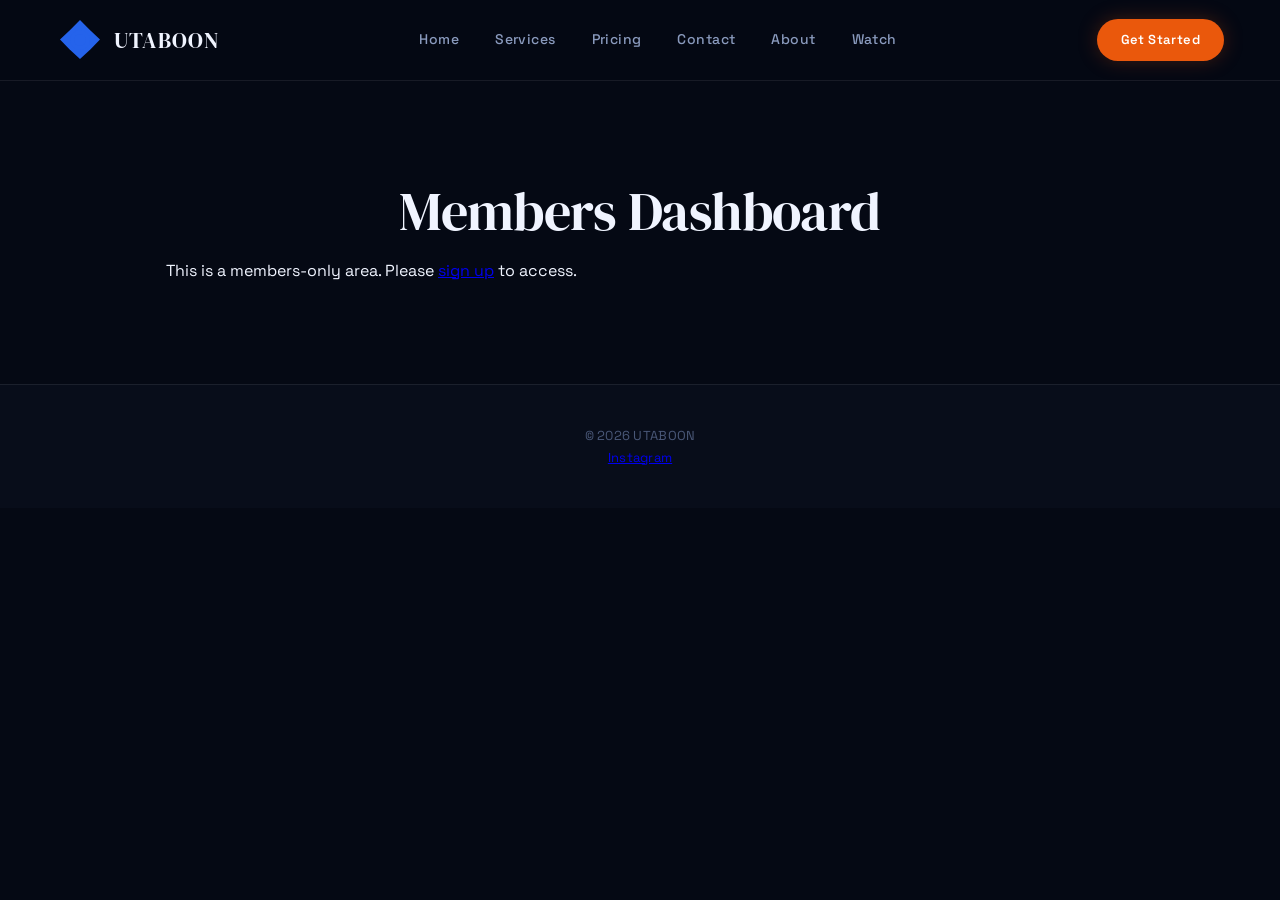
<file: dashboard.html>
<!DOCTYPE html>
<html lang="en">
<head>
<meta charset="UTF-8">
<meta name="viewport" content="width=device-width, initial-scale=1.0">
<title>UTABOON</title>
<meta name="description" content="We help 👤 Solo consumers (B2C) with 🏋️ Health & Fitness. [Describe what you offer, the price, and your guarantee.]">
<meta property="og:title" content="UTABOON">
<meta property="og:description" content="We help 👤 Solo consumers (B2C) with 🏋️ Health & Fitness. [Describe what you offer, the price, and your guarantee.]">
<meta property="og:type" content="website">
<meta name="twitter:title" content="UTABOON">
<meta name="twitter:description" content="We help 👤 Solo consumers (B2C) with 🏋️ Health & Fitness. [Describe what you offer, the price, and your guarantee.]">
<meta name="twitter:card" content="summary_large_image">
<link rel="stylesheet" href="style.css">
</head>
<body>
<nav>
<a class="logo" href="index.html" style="display:flex;align-items:center;gap:10px;text-decoration:none;"><svg viewBox='0 0 48 48' width='48' height='48'><path d='M24 4L14.59 13.41 4 23.59 13.41 33.18 24 43 34.59 33.18 44 23.59 33.41 13.41 24 4Z' fill='#2563EB'/><circle cx='24' cy='24' r='8' fill='none' stroke='#2563EB' stroke-width='4'/></svg><span style="font-family:var(--font-display,serif);font-size:22px;color:var(--text,#fff);">UTABOON</span></a>
<div class="nav-links">
<a href="index.html">Home</a>
<a href="services.html">Services</a>
<a href="pricing.html">Pricing</a>
<a href="contact.html">Contact</a>
<a href="about.html">About</a>
<a href="vsl.html">Watch</a>
</div>
<a href="contact.html" class="nav-cta">Get Started</a>
<button class="hamburger" aria-label="Menu"><span></span><span></span><span></span></button>
</nav>
<section id='dashboard'><h2>Members Dashboard</h2><p>This is a members-only area. Please <a href='contact.html'>sign up</a> to access.</p></section><footer><p>&copy; 2026 UTABOON</p><div class='social-links'><a href='https://instagram.com/dylanutaboon.sw'>Instagram</a></div></footer><div class='sticky-mobile-cta'><a class='btn' href='contact.html'>Book Now</a></div>
<script>document.querySelectorAll('.faq-item').forEach(function(item){item.addEventListener('click',function(){var answer=this.querySelector('.faq-answer');var chevron=this.querySelector('.faq-chevron');var isOpen=this.classList.contains('open');document.querySelectorAll('.faq-item').forEach(function(i){i.classList.remove('open');i.querySelector('.faq-answer').style.maxHeight='0';i.querySelector('.faq-chevron').textContent='+';});if(!isOpen){this.classList.add('open');answer.style.maxHeight='2000px';chevron.textContent='×';}});});window.addEventListener('scroll',function(){document.querySelector('nav').classList.toggle('scrolled',window.scrollY>50);});</script>
</body>
</html>
</file>
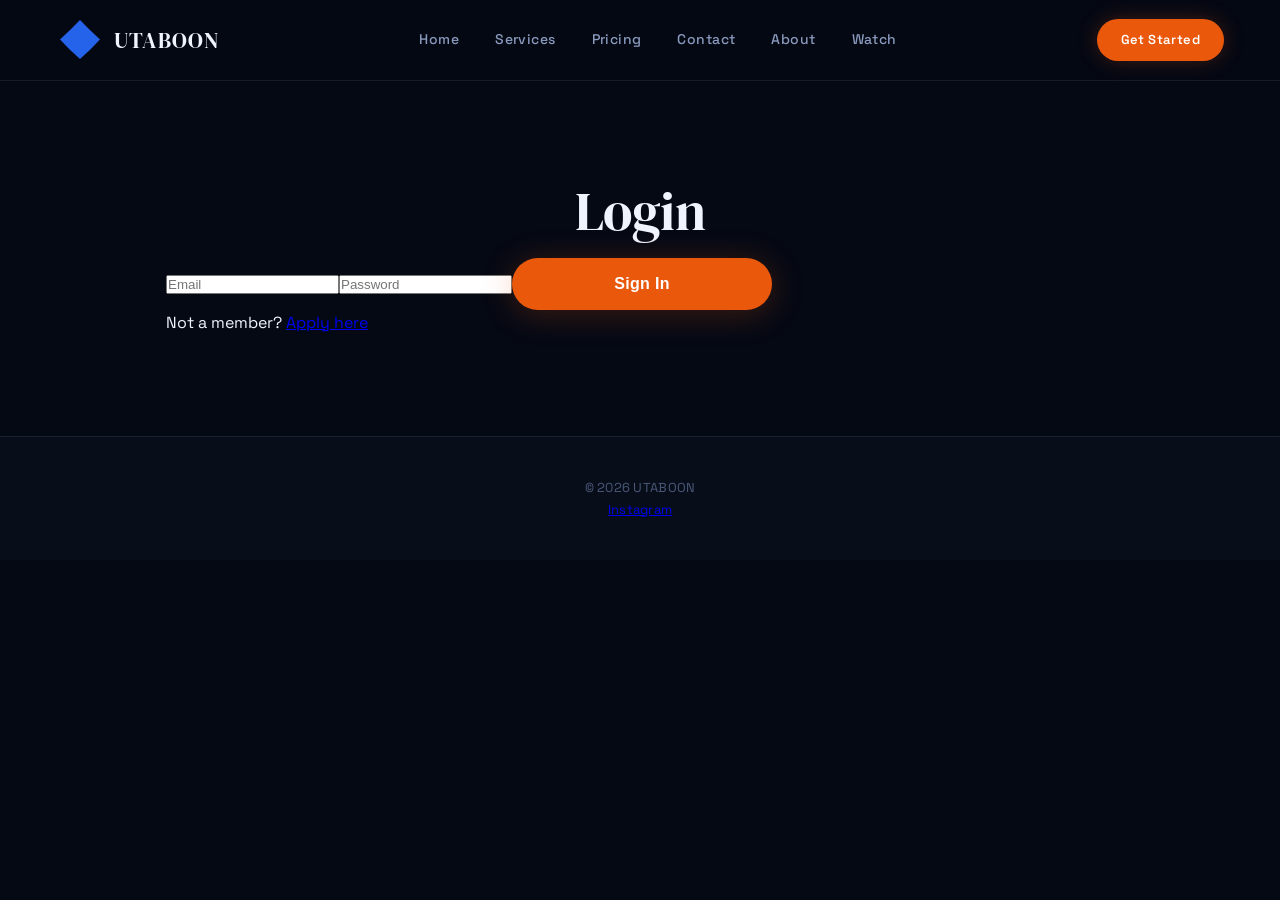
<file: login.html>
<!DOCTYPE html>
<html lang="en">
<head>
<meta charset="UTF-8">
<meta name="viewport" content="width=device-width, initial-scale=1.0">
<title>UTABOON</title>
<meta name="description" content="We help 👤 Solo consumers (B2C) with 🏋️ Health & Fitness. [Describe what you offer, the price, and your guarantee.]">
<meta property="og:title" content="UTABOON">
<meta property="og:description" content="We help 👤 Solo consumers (B2C) with 🏋️ Health & Fitness. [Describe what you offer, the price, and your guarantee.]">
<meta property="og:type" content="website">
<meta name="twitter:title" content="UTABOON">
<meta name="twitter:description" content="We help 👤 Solo consumers (B2C) with 🏋️ Health & Fitness. [Describe what you offer, the price, and your guarantee.]">
<meta name="twitter:card" content="summary_large_image">
<link rel="stylesheet" href="style.css">
</head>
<body>
<nav>
<a class="logo" href="index.html" style="display:flex;align-items:center;gap:10px;text-decoration:none;"><svg viewBox='0 0 48 48' width='48' height='48'><path d='M24 4L14.59 13.41 4 23.59 13.41 33.18 24 43 34.59 33.18 44 23.59 33.41 13.41 24 4Z' fill='#2563EB'/><circle cx='24' cy='24' r='8' fill='none' stroke='#2563EB' stroke-width='4'/></svg><span style="font-family:var(--font-display,serif);font-size:22px;color:var(--text,#fff);">UTABOON</span></a>
<div class="nav-links">
<a href="index.html">Home</a>
<a href="services.html">Services</a>
<a href="pricing.html">Pricing</a>
<a href="contact.html">Contact</a>
<a href="about.html">About</a>
<a href="vsl.html">Watch</a>
</div>
<a href="contact.html" class="nav-cta">Get Started</a>
<button class="hamburger" aria-label="Menu"><span></span><span></span><span></span></button>
</nav>
<section id='login'><h2>Login</h2><form><input type='email' placeholder='Email'><input type='password' placeholder='Password'><button class='btn' type='submit'>Sign In</button><p>Not a member? <a href='contact.html'>Apply here</a></p></form></section><footer><p>&copy; 2026 UTABOON</p><div class='social-links'><a href='https://instagram.com/dylanutaboon.sw'>Instagram</a></div></footer><div class='sticky-mobile-cta'><a class='btn' href='contact.html'>Book Now</a></div>
<script>document.querySelectorAll('.faq-item').forEach(function(item){item.addEventListener('click',function(){var answer=this.querySelector('.faq-answer');var chevron=this.querySelector('.faq-chevron');var isOpen=this.classList.contains('open');document.querySelectorAll('.faq-item').forEach(function(i){i.classList.remove('open');i.querySelector('.faq-answer').style.maxHeight='0';i.querySelector('.faq-chevron').textContent='+';});if(!isOpen){this.classList.add('open');answer.style.maxHeight='2000px';chevron.textContent='×';}});});window.addEventListener('scroll',function(){document.querySelector('nav').classList.toggle('scrolled',window.scrollY>50);});</script>
</body>
</html>
</file>
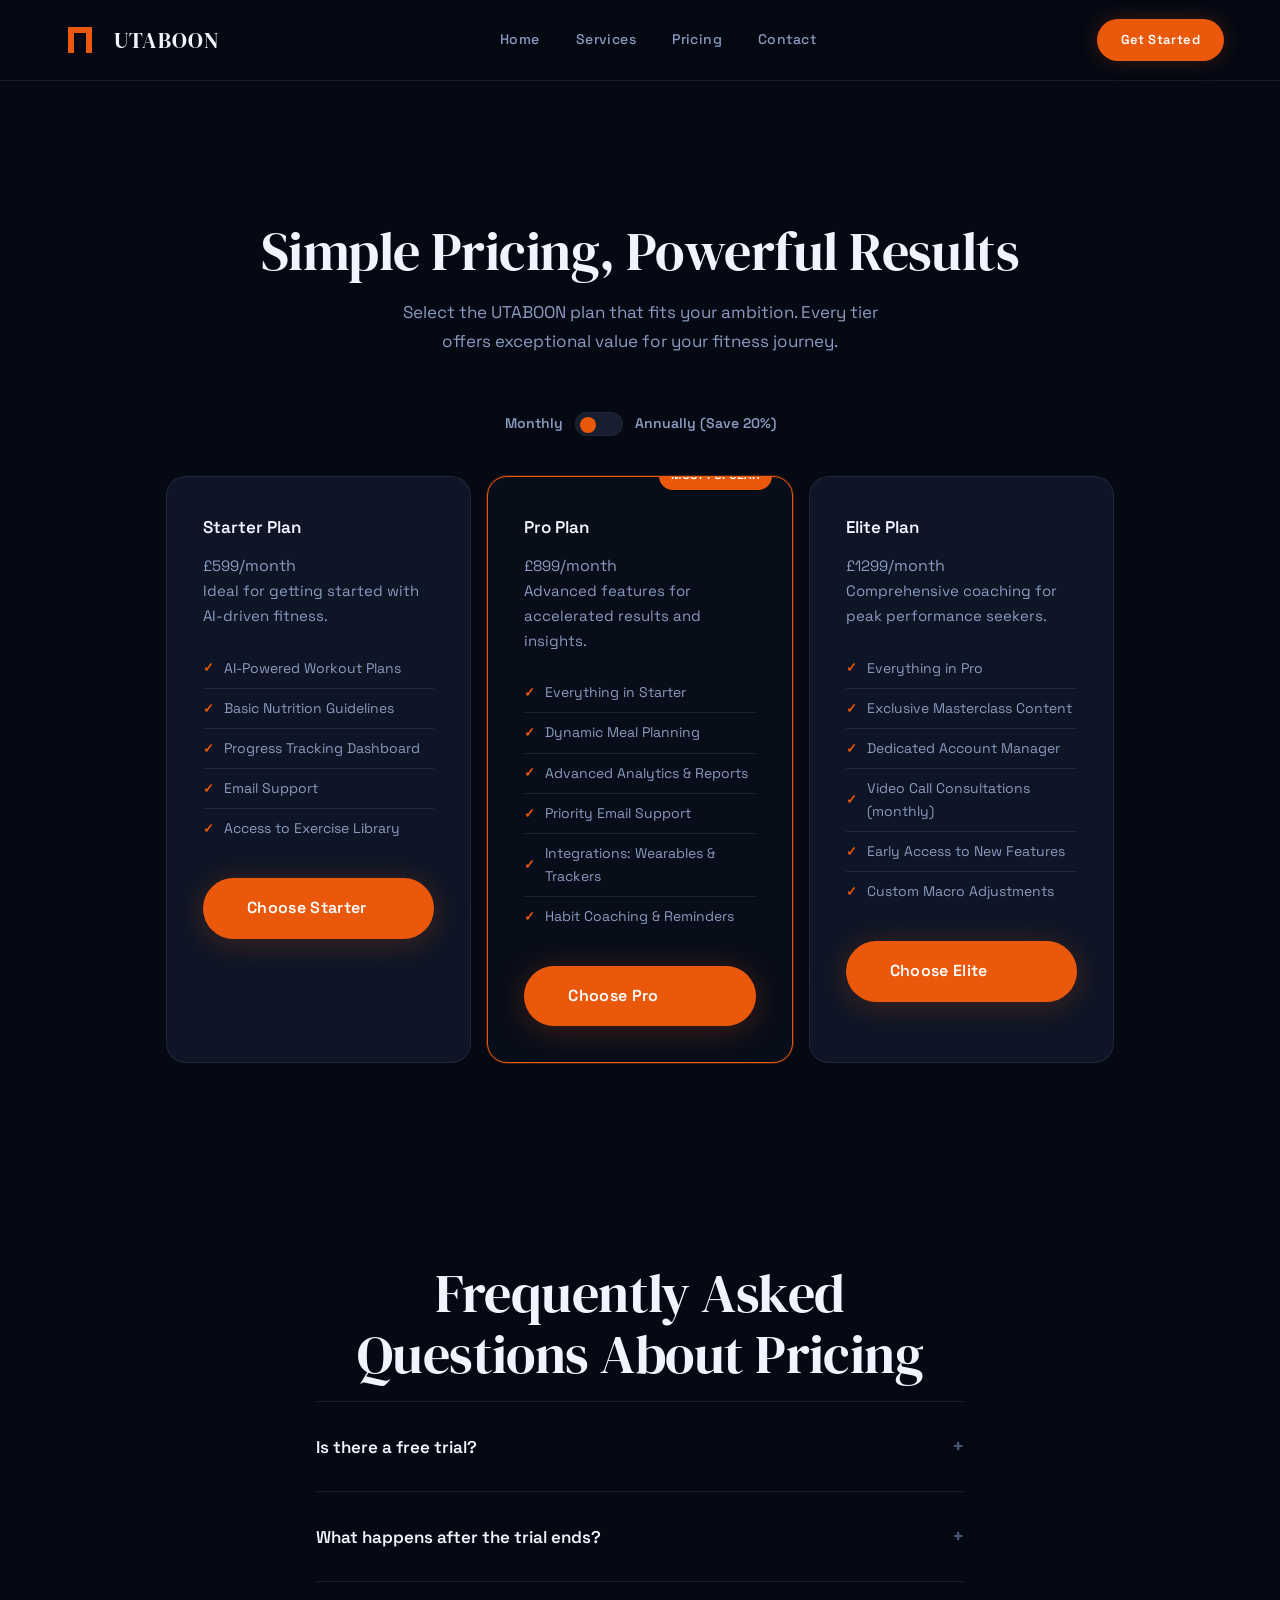
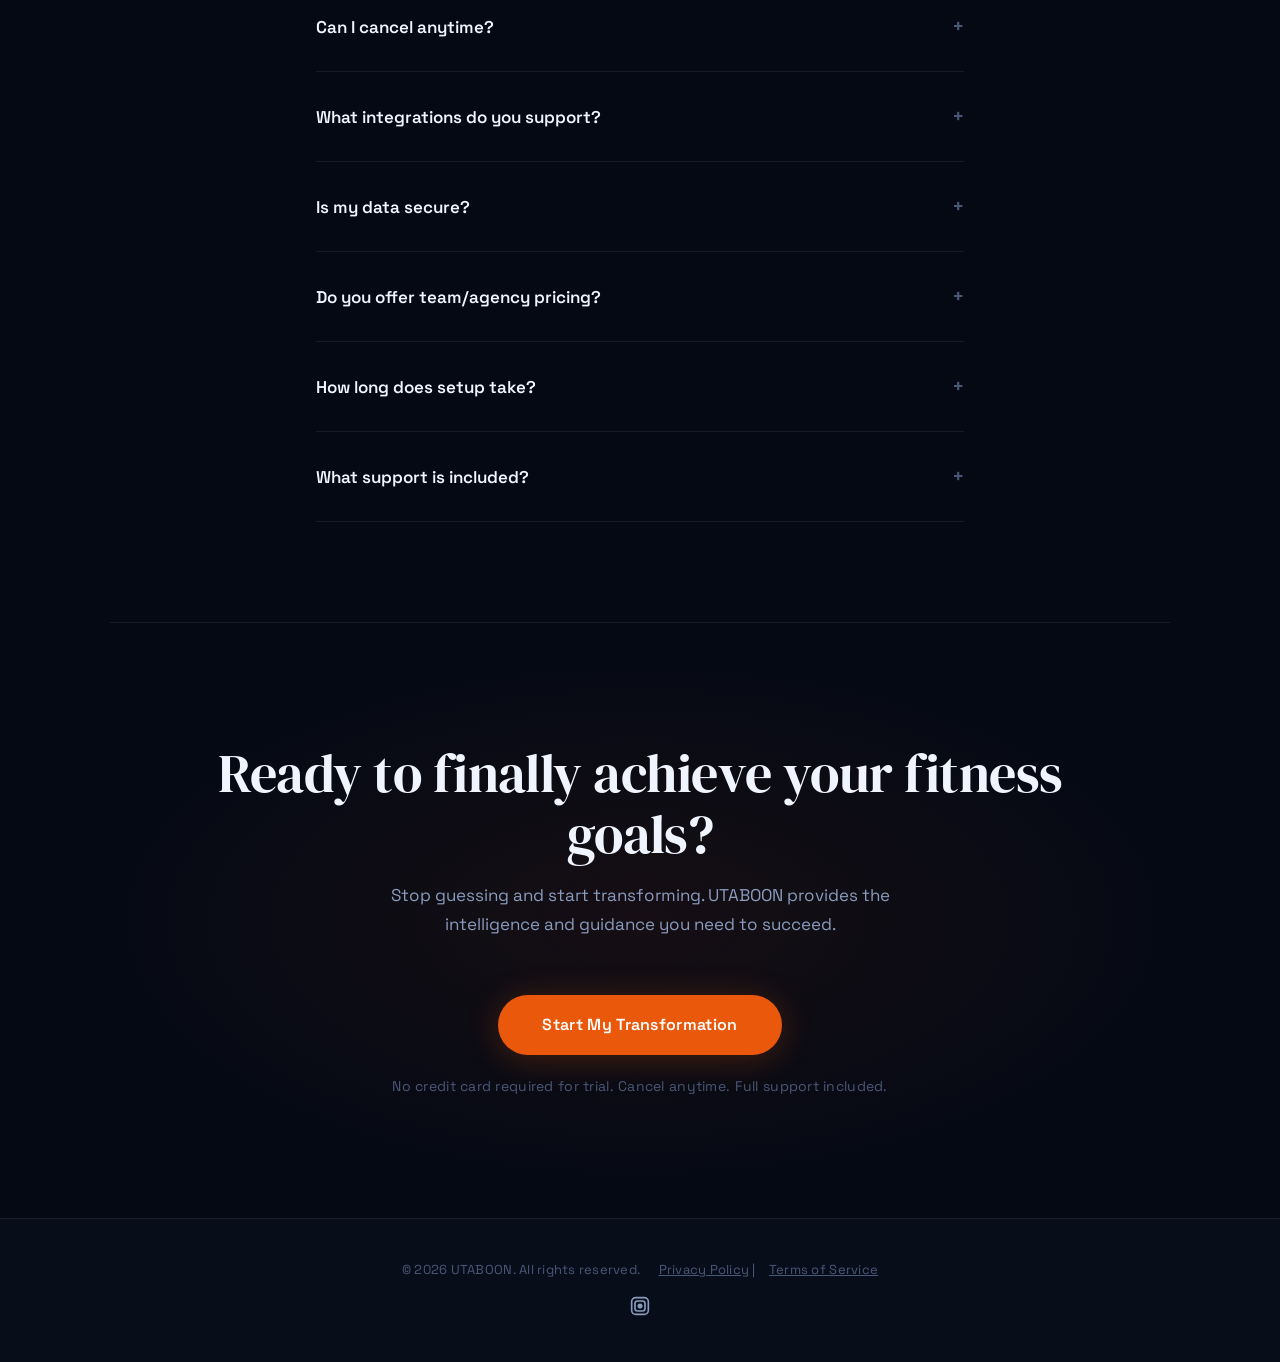
<file: pricing.html>
<!DOCTYPE html>
<html lang="en">
<head>
<meta charset="UTF-8">
<meta name="viewport" content="width=device-width, initial-scale=1.0">
<title>UTABOON</title>
<meta name="description" content="We help 👤 Solo consumers (B2C) with 🏋️ Health & Fitness. [Describe what you offer, the price, and your guarantee.]">
<meta property="og:title" content="UTABOON">
<meta property="og:description" content="We help 👤 Solo consumers (B2C) with 🏋️ Health & Fitness. [Describe what you offer, the price, and your guarantee.]">
<meta property="og:type" content="website">
<meta name="twitter:title" content="UTABOON">
<meta name="twitter:description" content="We help 👤 Solo consumers (B2C) with 🏋️ Health & Fitness. [Describe what you offer, the price, and your guarantee.]">
<meta name="twitter:card" content="summary_large_image">
<link rel="stylesheet" href="style.css">
</head>
<body>
<nav>
<a class="logo" href="index.html" style="display:flex;align-items:center;gap:10px;text-decoration:none;"><svg viewBox="0 0 48 48" width="48" height="48">
  <path d="M 12 11 H 36 V 37 H 30 V 17 H 18 V 37 H 12 Z" fill="#EA580C"/>
</svg><span style="font-family:var(--font-display,serif);font-size:22px;color:var(--text,#fff);">UTABOON</span></a>
<div class="nav-links">
<a href="index.html">Home</a>
<a href="services.html">Services</a>
<a href="pricing.html">Pricing</a>
<a href="contact.html">Contact</a>
</div>
<a href="contact.html" class="nav-cta">Get Started</a>
<button class="hamburger" aria-label="Menu"><span></span><span></span><span></span></button>
</nav>
<!DOCTYPE html><html lang='en'><head><meta charset='UTF-8'><meta name='viewport' content='width=device-width, initial-scale=1.0'><meta name='description' content='Choose your UTABOON plan. Flexible pricing for solo fitness enthusiasts with personalized coaching and powerful tracking.'><title>UTABOON - Pricing Plans</title></head><body><main><section id='pricing'><h2 style='padding-top:40px;'>Simple Pricing, Powerful Results</h2><p class='section-sub'>Select the UTABOON plan that fits your ambition. Every tier offers exceptional value for your fitness journey.</p><div style='display:flex;justify-content:center;margin-bottom:40px;gap:12px;font-size:14px;color:var(--text-muted);'><span style='font-weight:600;'>Monthly</span><label class='switch' style='position:relative;display:inline-block;width:48px;height:24px;border-radius:12px;background:var(--bg-card);border:1px solid var(--border);'><input type='checkbox' style='opacity:0;width:0;height:0;'><span class='slider round' style='position:absolute;cursor:pointer;top:0;left:0;right:0;bottom:0;background-color:var(--bg-glass);-webkit-transition:.4s;transition:.4s;border-radius:12px;'></span><span class='slider-label' style='position:absolute;left:4px;top:4px;width:16px;height:16px;background-color:var(--primary);-webkit-transition:.4s;transition:.4s;border-radius:50%;'></span></label><span style='font-weight:600;'>Annually (Save 20%)</span></div><div class='service-cards'><div class='service-card'><h3>Starter Plan</h3><p class='price'>£599<span style='font-size:16px;color:var(--text-muted);'>/month</span></p><p class='price-note'>Ideal for getting started with AI-driven fitness.</p><ul><li>AI-Powered Workout Plans</li><li>Basic Nutrition Guidelines</li><li>Progress Tracking Dashboard</li><li>Email Support</li><li>Access to Exercise Library</li></ul><a href='contact.html' class='btn' style='margin-top:30px;width:100%;min-width:auto;'>Choose Starter</a></div><div class='service-card' style='border-color:var(--primary);background:var(--bg-2);box-shadow:0 0 0 1px var(--primary-glow);'><div style='position:absolute;top:-15px;right:20px;background:var(--primary);color:#fff;padding:4px 12px;border-radius:100px;font-size:12px;font-weight:600;text-transform:uppercase;'>Most Popular</div><h3>Pro Plan</h3><p class='price'>£899<span style='font-size:16px;color:var(--text-muted);'>/month</span></p><p class='price-note'>Advanced features for accelerated results and insights.</p><ul><li>Everything in Starter</li><li>Dynamic Meal Planning</li><li>Advanced Analytics &amp; Reports</li><li>Priority Email Support</li><li>Integrations: Wearables &amp; Trackers</li><li>Habit Coaching &amp; Reminders</li></ul><a href='contact.html' class='btn' style='margin-top:30px;width:100%;min-width:auto;'>Choose Pro</a></div><div class='service-card'><h3>Elite Plan</h3><p class='price'>£1299<span style='font-size:16px;color:var(--text-muted);'>/month</span></p><p class='price-note'>Comprehensive coaching for peak performance seekers.</p><ul><li>Everything in Pro</li><li>Exclusive Masterclass Content</li><li>Dedicated Account Manager</li><li>Video Call Consultations (monthly)</li><li>Early Access to New Features</li><li>Custom Macro Adjustments</li></ul><a href='contact.html' class='btn' style='margin-top:30px;width:100%;min-width:auto;'>Choose Elite</a></div></div></section><section id='faq'><h2>Frequently Asked Questions About Pricing</h2><div class='faq-container'><div class='faq-item'><div class='faq-question'>Is there a free trial?<span class='faq-chevron'>+</span></div><div class='faq-answer'>Yes, we offer a 7-day free trial so you can experience the power of UTABOON for yourself. No credit card required to start your trial.</div></div><div class='faq-item'><div class='faq-question'>What happens after the trial ends?<span class='faq-chevron'>+</span></div><div class='faq-answer'>After your 7-day trial, you will be prompted to choose a paid plan to continue accessing UTABOON&apos;s features. We will notify you before your trial expires.</div></div><div class='faq-item'><div class='faq-question'>Can I cancel anytime?<span class='faq-chevron'>+</span></div><div class='faq-answer'>Absolutely. You can cancel your UTABOON subscription at any time directly from your account settings. There are no long-term contracts or hidden fees.</div></div><div class='faq-item'><div class='faq-question'>What integrations do you support?<span class='faq-chevron'>+</span></div><div class='faq-answer'>Currently, UTABOON integrates with major wearable devices and popular fitness trackers to sync your activity data seamlessly. More integrations are planned.</div></div><div class='faq-item'><div class='faq-question'>Is my data secure?<span class='faq-chevron'>+</span></div><div class='faq-answer'>Yes, your data security is our top priority. We use industry-standard encryption and robust security protocols to protect all your personal and fitness information.</div></div><div class='faq-item'><div class='faq-question'>Do you offer team/agency pricing?<span class='faq-chevron'>+</span></div><div class='faq-answer'>UTABOON is designed for solo consumers seeking personal fitness transformation. We do not currently offer specific team or agency pricing.</div></div><div class='faq-item'><div class='faq-question'>How long does setup take?<span class='faq-chevron'>+</span></div><div class='faq-answer'>Getting started with UTABOON is quick and easy. Most users can complete their initial profile setup and generate their first plan in under 10 minutes.</div></div><div class='faq-item'><div class='faq-question'>What support is included?<span class='faq-chevron'>+</span></div><div class='faq-answer'>All UTABOON plans include email support. Our dedicated team is ready to assist you with any questions or technical issues you may encounter. Elite plans include additional consultation.</div></div></div></section><section id='cta'><h2>Ready to finally achieve your fitness goals?</h2><p class='section-sub'>Stop guessing and start transforming. UTABOON provides the intelligence and guidance you need to succeed.</p><a href='contact.html' class='btn'>Start My Transformation</a><p class='risk-reversal'>No credit card required for trial. Cancel anytime. Full support included.</p></section></main><footer><p>&copy; 2026 UTABOON. All rights reserved. <a href='#privacy' style='color:var(--text-subtle);text-decoration:underline;margin-left:15px;'>Privacy Policy</a> | <a href='#terms' style='color:var(--text-subtle);text-decoration:underline;margin-left:10px;'>Terms of Service</a></p><div class='social-icons' style='justify-content:center;margin-top:15px;'><a href='https://instagram.com/dylanutaboon.sw' target='_blank' aria-label='Instagram'><svg viewBox='0 0 24 24' fill='currentColor'><rect x='2' y='2' width='20' height='20' rx='5' ry='5' fill='none' stroke='currentColor' stroke-width='2'/><rect x='6' y='6' width='12' height='12' rx='3' ry='3' fill='none' stroke='currentColor' stroke-width='2'/><circle cx='12' cy='12' r='3' fill='currentColor'/></svg></a></div></footer><div class='sticky-mobile-cta'><a href='contact.html' class='btn'>Start My Transformation</a></div><script>
// FAQ accordion
document.querySelectorAll('.faq-item').forEach(function(item){
  item.addEventListener('click',function(){
    var answer=this.querySelector('.faq-answer');
    var chevron=this.querySelector('.faq-chevron');
    var isOpen=this.classList.contains('open');
    document.querySelectorAll('.faq-item').forEach(function(i){
      i.classList.remove('open');
      i.querySelector('.faq-answer').style.maxHeight='0';
      i.querySelector('.faq-chevron').textContent='+';
    });
    if(!isOpen){this.classList.add('open');answer.style.maxHeight=answer.scrollHeight+'px';chevron.textContent='×';}
  });
});
// Nav scroll
window.addEventListener('scroll',function(){document.querySelector('nav').classList.toggle('scrolled',window.scrollY>50);});
// Hamburger menu
var ham=document.querySelector('.hamburger');var nl=document.querySelector('.nav-links');if(ham&&nl){ham.addEventListener('click',function(){nl.classList.toggle('open');});}
// Picker tabs
document.querySelectorAll('.picker-tab').forEach(function(tab){
  tab.addEventListener('click',function(){
    var target=this.dataset.tab;
    document.querySelectorAll('.picker-tab').forEach(function(t){t.classList.remove('active');});
    document.querySelectorAll('.picker-content').forEach(function(c){c.classList.remove('active');});
    this.classList.add('active');
    var el=document.getElementById(target);
    if(el){el.classList.add('active');}
  });
});
// Picker card select
document.querySelectorAll('.picker-card').forEach(function(card){
  card.addEventListener('click',function(){
    var parent=this.closest('.picker-content');
    if(parent){parent.querySelectorAll('.picker-card').forEach(function(c){c.classList.remove('selected');});}
    this.classList.add('selected');
  });
});
</script></body></html>
<script>document.querySelectorAll('.faq-item').forEach(function(item){item.addEventListener('click',function(){var answer=this.querySelector('.faq-answer');var chevron=this.querySelector('.faq-chevron');var isOpen=this.classList.contains('open');document.querySelectorAll('.faq-item').forEach(function(i){i.classList.remove('open');i.querySelector('.faq-answer').style.maxHeight='0';i.querySelector('.faq-chevron').textContent='+';});if(!isOpen){this.classList.add('open');answer.style.maxHeight='2000px';chevron.textContent='×';}});});window.addEventListener('scroll',function(){document.querySelector('nav').classList.toggle('scrolled',window.scrollY>50);});</script>
</body>
</html>
</file>
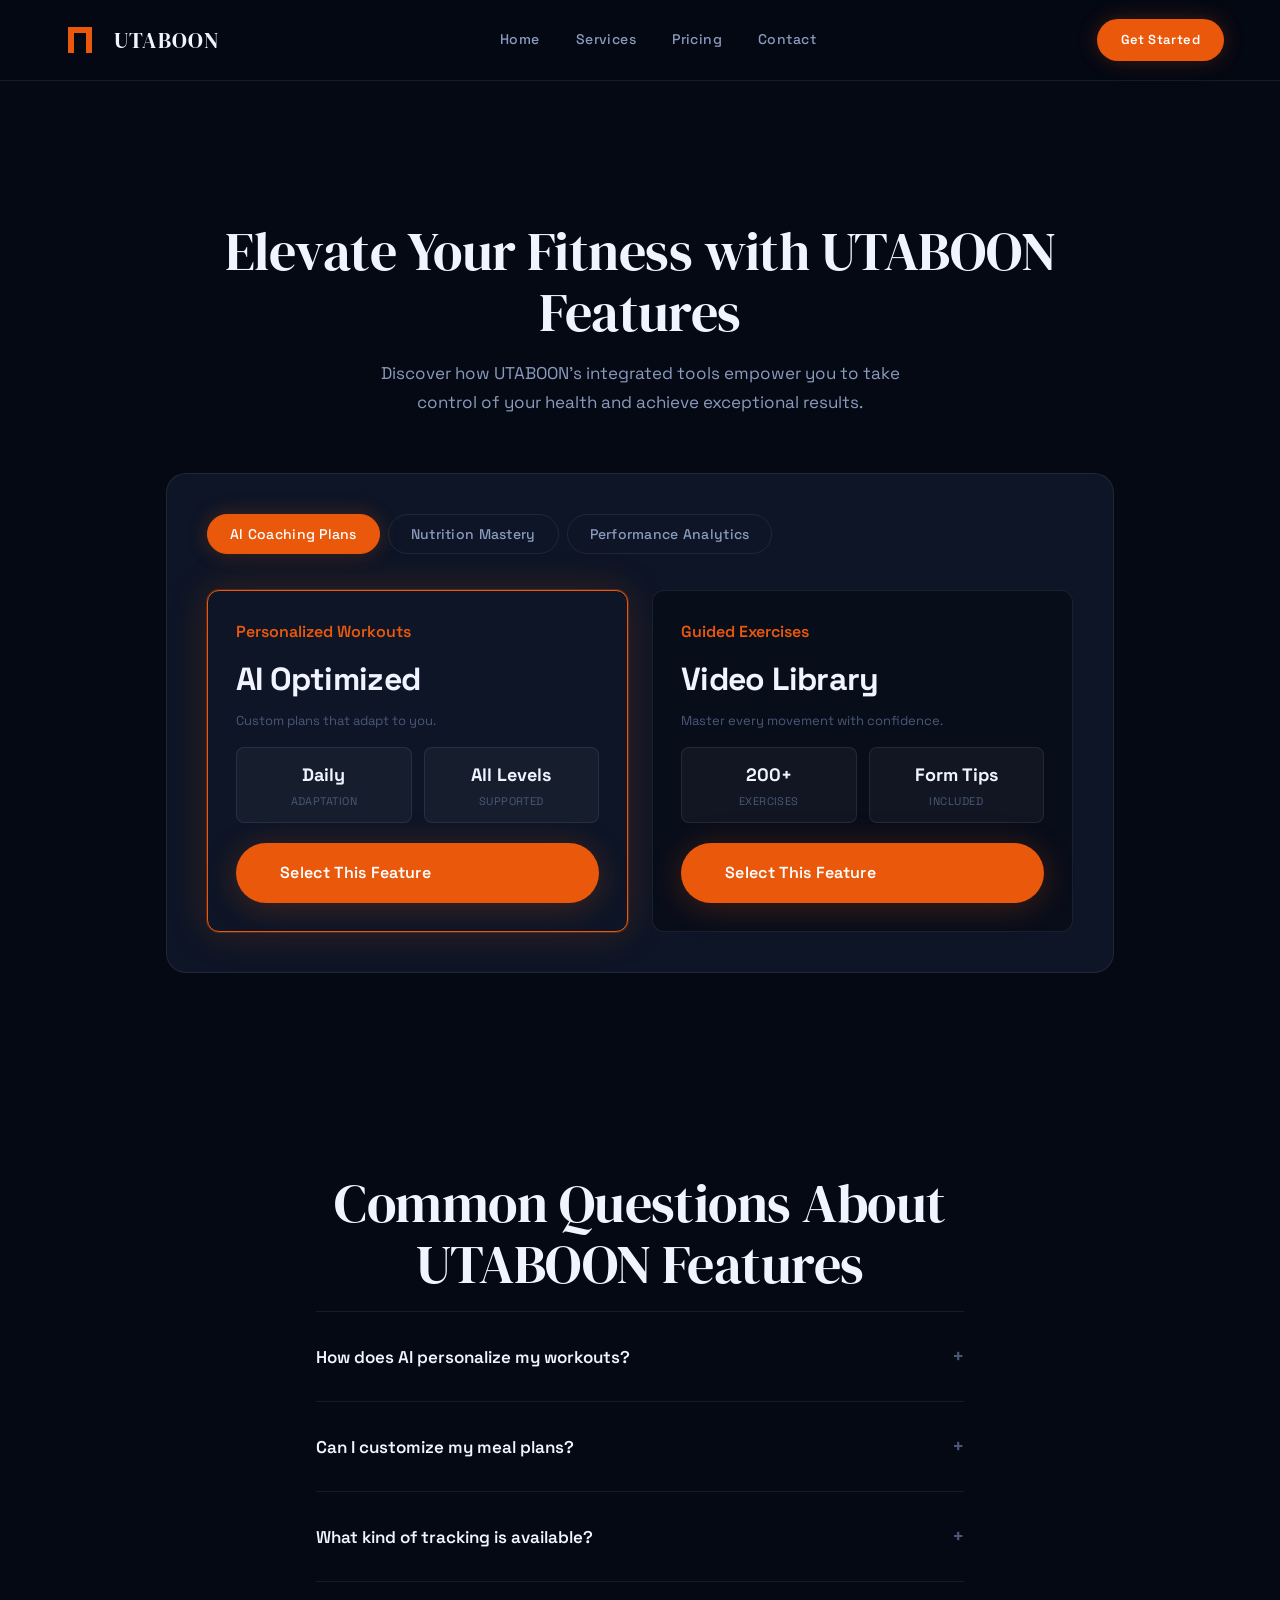
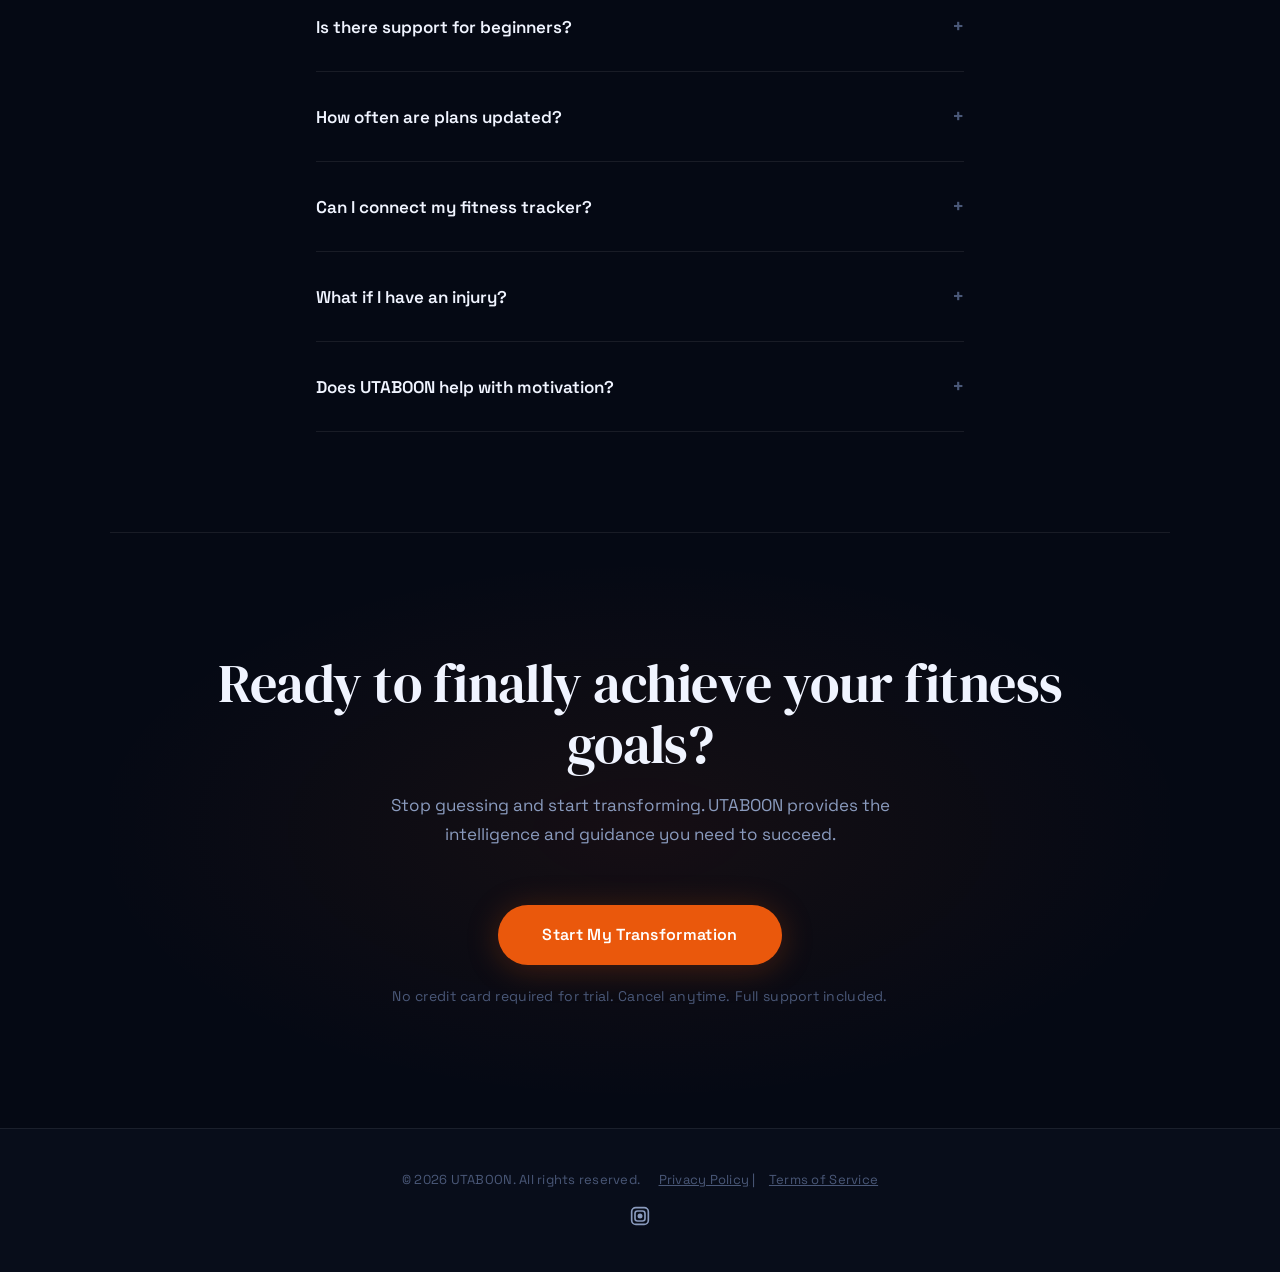
<file: services.html>
<!DOCTYPE html>
<html lang="en">
<head>
<meta charset="UTF-8">
<meta name="viewport" content="width=device-width, initial-scale=1.0">
<title>UTABOON</title>
<meta name="description" content="We help 👤 Solo consumers (B2C) with 🏋️ Health & Fitness. [Describe what you offer, the price, and your guarantee.]">
<meta property="og:title" content="UTABOON">
<meta property="og:description" content="We help 👤 Solo consumers (B2C) with 🏋️ Health & Fitness. [Describe what you offer, the price, and your guarantee.]">
<meta property="og:type" content="website">
<meta name="twitter:title" content="UTABOON">
<meta name="twitter:description" content="We help 👤 Solo consumers (B2C) with 🏋️ Health & Fitness. [Describe what you offer, the price, and your guarantee.]">
<meta name="twitter:card" content="summary_large_image">
<link rel="stylesheet" href="style.css">
</head>
<body>
<nav>
<a class="logo" href="index.html" style="display:flex;align-items:center;gap:10px;text-decoration:none;"><svg viewBox="0 0 48 48" width="48" height="48">
  <path d="M 12 11 H 36 V 37 H 30 V 17 H 18 V 37 H 12 Z" fill="#EA580C"/>
</svg><span style="font-family:var(--font-display,serif);font-size:22px;color:var(--text,#fff);">UTABOON</span></a>
<div class="nav-links">
<a href="index.html">Home</a>
<a href="services.html">Services</a>
<a href="pricing.html">Pricing</a>
<a href="contact.html">Contact</a>
</div>
<a href="contact.html" class="nav-cta">Get Started</a>
<button class="hamburger" aria-label="Menu"><span></span><span></span><span></span></button>
</nav>
<!DOCTYPE html><html lang='en'><head><meta charset='UTF-8'><meta name='viewport' content='width=device-width, initial-scale=1.0'><meta name='description' content='Explore UTABOON&apos;s powerful features: AI-powered coaching, dynamic meal plans, and real-time progress tracking to elevate your health and fitness journey.'><title>UTABOON - Features &amp; Services</title></head><body><main><section id='services'><h2 style='padding-top:40px;'>Elevate Your Fitness with UTABOON Features</h2><p class='section-sub'>Discover how UTABOON’s integrated tools empower you to take control of your health and achieve exceptional results.</p><div class='picker'><div class='picker-tabs'><button class='picker-tab active' data-tab='ai-coaching'>AI Coaching Plans</button><button class='picker-tab' data-tab='nutrition-mastery'>Nutrition Mastery</button><button class='picker-tab' data-tab='performance-analytics'>Performance Analytics</button></div><div id='ai-coaching' class='picker-content active'><div class='picker-card selected'><h4>Personalized Workouts</h4><p class='price'>AI Optimized</p><p class='price-note'>Custom plans that adapt to you.</p><div class='picker-stat-row'><div class='picker-stat'><div class='val'>Daily</div><div class='lbl'>Adaptation</div></div><div class='picker-stat'><div class='val'>All Levels</div><div class='lbl'>Supported</div></div></div><a href='contact.html' class='btn' style='margin-top:20px;width:100%;min-width:auto;'>Select This Feature</a></div><div class='picker-card'><h4>Guided Exercises</h4><p class='price'>Video Library</p><p class='price-note'>Master every movement with confidence.</p><div class='picker-stat-row'><div class='picker-stat'><div class='val'>200+</div><div class='lbl'>Exercises</div></div><div class='picker-stat'><div class='val'>Form Tips</div><div class='lbl'>Included</div></div></div><a href='contact.html' class='btn' style='margin-top:20px;width:100%;min-width:auto;'>Select This Feature</a></div></div><div id='nutrition-mastery' class='picker-content'><div class='picker-card'><h4>Custom Meal Plans</h4><p class='price'>Diet Optimized</p><p class='price-note'>Recipes crafted for your goals.</p><div class='picker-stat-row'><div class='picker-stat'><div class='val'>Weekly</div><div class='lbl'>New Plans</div></div><div class='picker-stat'><div class='val'>Macro Track</div><div class='lbl'>Auto-Calculated</div></div></div><a href='contact.html' class='btn' style='margin-top:20px;width:100%;min-width:auto;'>Select This Feature</a></div><div class='picker-card'><h4>Dietary Preferences</h4><p class='price'>Flexible Options</p><p class='price-note'>Vegan, Keto, Gluten-Free &amp; more.</p><div class='picker-stat-row'><div class='picker-stat'><div class='val'>Instant</div><div class='lbl'>Adjustments</div></div><div class='picker-stat'><div class='val'>Food Swaps</div><div class='lbl'>Easy</div></div></div><a href='contact.html' class='btn' style='margin-top:20px;width:100%;min-width:auto;'>Select This Feature</a></div></div><div id='performance-analytics' class='picker-content'><div class='picker-card'><h4>Progress Dashboards</h4><p class='price'>Visual Insights</p><p class='price-note'>See your transformation unfold.</p><div class='picker-stat-row'><div class='picker-stat'><div class='val'>Weight</div><div class='lbl'>Tracking</div></div><div class='picker-stat'><div class='val'>Strength</div><div class='lbl'>Graphs</div></div></div><a href='contact.html' class='btn' style='margin-top:20px;width:100%;min-width:auto;'>Select This Feature</a></div><div class='picker-card'><h4>Habit Coaching</h4><p class='price'>Build Consistency</p><p class='price-note'>Positive habits for lasting change.</p><div class='picker-stat-row'><div class='picker-stat'><div class='val'>Daily</div><div class='lbl'>Reminders</div></div><div class='picker-stat'><div class='val'>Streak</div><div class='lbl'>Tracking</div></div></div><a href='contact.html' class='btn' style='margin-top:20px;width:100%;min-width:auto;'>Select This Feature</a></div></div></div></section><section id='faq'><h2>Common Questions About UTABOON Features</h2><div class='faq-container'><div class='faq-item'><div class='faq-question'>How does AI personalize my workouts?<span class='faq-chevron'>+</span></div><div class='faq-answer'>Our AI analyzes your performance, feedback, and progress over time to adjust intensity, volume, and exercise selection, ensuring optimal challenge and growth.</div></div><div class='faq-item'><div class='faq-question'>Can I customize my meal plans?<span class='faq-chevron'>+</span></div><div class='faq-answer'>Yes, UTABOON allows you to set dietary restrictions, preferences, and even swap out specific meals or ingredients to perfectly match your taste and needs.</div></div><div class='faq-item'><div class='faq-question'>What kind of tracking is available?<span class='faq-chevron'>+</span></div><div class='faq-answer'>You can track weight, body measurements, strength metrics, daily calorie intake, water consumption, and more through intuitive dashboards and logs.</div></div><div class='faq-item'><div class='faq-question'>Is there support for beginners?<span class='faq-chevron'>+</span></div><div class='faq-answer'>Absolutely! UTABOON is designed for all fitness levels. Our AI scales plans for beginners, and our extensive video library helps with proper form.</div></div><div class='faq-item'><div class='faq-question'>How often are plans updated?<span class='faq-chevron'>+</span></div><div class='faq-answer'>Your workout and meal plans are dynamically updated based on your progress and any changes you make to your goals or preferences, typically on a weekly basis.</div></div><div class='faq-item'><div class='faq-question'>Can I connect my fitness tracker?<span class='faq-chevron'>+</span></div><div class='faq-answer'>Yes, UTABOON connects with most popular fitness trackers and smartwatches to automatically sync your activity data for a holistic view of your health.</div></div><div class='faq-item'><div class='faq-question'>What if I have an injury?<span class='faq-chevron'>+</span></div><div class='faq-answer'>While UTABOON is not a substitute for medical advice, you can adjust your workouts to avoid certain exercises or muscle groups if you&apos;re recovering from an injury. Consult a doctor first.</div></div><div class='faq-item'><div class='faq-question'>Does UTABOON help with motivation?<span class='faq-chevron'>+</span></div><div class='faq-answer'>Yes, with progress tracking, achievement badges, and regular motivational insights, UTABOON keeps you engaged and inspired on your fitness journey.</div></div></div></section><section id='cta'><h2>Ready to finally achieve your fitness goals?</h2><p class='section-sub'>Stop guessing and start transforming. UTABOON provides the intelligence and guidance you need to succeed.</p><a href='contact.html' class='btn'>Start My Transformation</a><p class='risk-reversal'>No credit card required for trial. Cancel anytime. Full support included.</p></section></main><footer><p>&copy; 2026 UTABOON. All rights reserved. <a href='#privacy' style='color:var(--text-subtle);text-decoration:underline;margin-left:15px;'>Privacy Policy</a> | <a href='#terms' style='color:var(--text-subtle);text-decoration:underline;margin-left:10px;'>Terms of Service</a></p><div class='social-icons' style='justify-content:center;margin-top:15px;'><a href='https://instagram.com/dylanutaboon.sw' target='_blank' aria-label='Instagram'><svg viewBox='0 0 24 24' fill='currentColor'><rect x='2' y='2' width='20' height='20' rx='5' ry='5' fill='none' stroke='currentColor' stroke-width='2'/><rect x='6' y='6' width='12' height='12' rx='3' ry='3' fill='none' stroke='currentColor' stroke-width='2'/><circle cx='12' cy='12' r='3' fill='currentColor'/></svg></a></div></footer><div class='sticky-mobile-cta'><a href='contact.html' class='btn'>Start My Transformation</a></div><script>
// FAQ accordion
document.querySelectorAll('.faq-item').forEach(function(item){
  item.addEventListener('click',function(){
    var answer=this.querySelector('.faq-answer');
    var chevron=this.querySelector('.faq-chevron');
    var isOpen=this.classList.contains('open');
    document.querySelectorAll('.faq-item').forEach(function(i){
      i.classList.remove('open');
      i.querySelector('.faq-answer').style.maxHeight='0';
      i.querySelector('.faq-chevron').textContent='+';
    });
    if(!isOpen){this.classList.add('open');answer.style.maxHeight=answer.scrollHeight+'px';chevron.textContent='×';}
  });
});
// Nav scroll
window.addEventListener('scroll',function(){document.querySelector('nav').classList.toggle('scrolled',window.scrollY>50);});
// Hamburger menu
var ham=document.querySelector('.hamburger');var nl=document.querySelector('.nav-links');if(ham&&nl){ham.addEventListener('click',function(){nl.classList.toggle('open');});}
// Picker tabs
document.querySelectorAll('.picker-tab').forEach(function(tab){
  tab.addEventListener('click',function(){
    var target=this.dataset.tab;
    document.querySelectorAll('.picker-tab').forEach(function(t){t.classList.remove('active');});
    document.querySelectorAll('.picker-content').forEach(function(c){c.classList.remove('active');});
    this.classList.add('active');
    var el=document.getElementById(target);
    if(el){el.classList.add('active');}
  });
});
// Picker card select
document.querySelectorAll('.picker-card').forEach(function(card){
  card.addEventListener('click',function(){
    var parent=this.closest('.picker-content');
    if(parent){parent.querySelectorAll('.picker-card').forEach(function(c){c.classList.remove('selected');});}
    this.classList.add('selected');
  });
});
</script></body></html>
<script>document.querySelectorAll('.faq-item').forEach(function(item){item.addEventListener('click',function(){var answer=this.querySelector('.faq-answer');var chevron=this.querySelector('.faq-chevron');var isOpen=this.classList.contains('open');document.querySelectorAll('.faq-item').forEach(function(i){i.classList.remove('open');i.querySelector('.faq-answer').style.maxHeight='0';i.querySelector('.faq-chevron').textContent='+';});if(!isOpen){this.classList.add('open');answer.style.maxHeight='2000px';chevron.textContent='×';}});});window.addEventListener('scroll',function(){document.querySelector('nav').classList.toggle('scrolled',window.scrollY>50);});</script>
</body>
</html>
</file>
<file: style.css>
@import url('https://fonts.googleapis.com/css2?family=Space+Grotesk:wght@300;400;500;600;700&family=DM+Serif+Display:ital@0;1&display=swap');
:root {
    --primary: #EA580C;
    --primary-hover: #C2410C;
    --primary-glow: #EA580C40;
    --primary-faint: #EA580C14;
    --gold: #D4AF37;
    --gold-light: #F0D060;
    --bg: #050914;
    --bg-2: #080D1A;
    --bg-card: #0D1526;
    --bg-glass: rgba(255,255,255,0.04);
    --surface: #111C30;
    --border: rgba(255,255,255,0.08);
    --border-bright: rgba(255,255,255,0.16);
    --text: #F0F4FF;
    --text-muted: #8A9BBE;
    --text-subtle: #4A5878;
    --shadow-sm: 0 1px 4px rgba(0,0,0,0.5);
    --shadow: 0 8px 32px rgba(0,0,0,0.6);
    --shadow-hover: 0 20px 60px rgba(0,0,0,0.7);
    --shadow-glow: 0 0 40px #EA580C30;
    --radius: 12px;
    --radius-lg: 20px;
    --font-display: 'DM Serif Display', serif;
    --font-body: 'Space Grotesk', sans-serif;
}
*,*::before,*::after{margin:0;padding:0;box-sizing:border-box;}
html{scroll-behavior:smooth;}
body{font-family:var(--font-body);background:var(--bg);color:var(--text);font-size:16px;line-height:1.65;-webkit-font-smoothing:antialiased;overflow-x:hidden;}
nav{position:sticky;top:0;background:rgba(5,9,20,0.88);backdrop-filter:blur(24px);-webkit-backdrop-filter:blur(24px);padding:16px 56px;display:flex;justify-content:space-between;align-items:center;z-index:1000;border-bottom:1px solid var(--border);transition:all 0.3s;}
nav.scrolled{background:rgba(5,9,20,0.98);border-bottom-color:var(--border-bright);box-shadow:0 4px 32px rgba(0,0,0,0.6);}
.logo{color:var(--text);font-family:var(--font-display);font-size:24px;font-weight:400;text-decoration:none;letter-spacing:0.05em;}
.nav-links{display:flex;gap:36px;align-items:center;}
.nav-links a{color:var(--text-muted);text-decoration:none;font-size:14px;font-weight:500;transition:color 0.18s;letter-spacing:0.03em;}
.nav-links a:hover{color:var(--text);}
.nav-cta{background:var(--primary);color:#fff;padding:10px 24px;border-radius:100px;text-decoration:none;font-weight:600;font-size:13px;transition:all 0.2s;letter-spacing:0.03em;box-shadow:0 0 20px var(--primary-glow);}
.nav-cta:hover{background:var(--primary-hover);transform:translateY(-1px);box-shadow:0 0 32px var(--primary-glow);}
.hamburger{display:none;flex-direction:column;gap:5px;background:none;border:none;cursor:pointer;padding:8px;}
.hamburger span{display:block;width:24px;height:2px;background:var(--text);border-radius:2px;transition:all 0.3s;}
#hero img,.hero-img,.hero img{max-height:70vh;width:100%;object-fit:cover;object-position:center top;display:block;}
#hero{position:relative;padding:130px 56px 120px;text-align:center;min-height:92vh;display:flex;flex-direction:column;justify-content:center;align-items:center;overflow:hidden;}
#hero::before{content:'';position:absolute;inset:0;background:radial-gradient(ellipse 100% 80% at 50% -5%,#EA580C20 0%,transparent 55%),radial-gradient(ellipse 60% 60% at 80% 110%,rgba(212,175,55,0.08) 0%,transparent 50%),radial-gradient(ellipse 40% 40% at 10% 110%,#EA580C0a 0%,transparent 50%),var(--bg);pointer-events:none;}
#hero::after{content:'';position:absolute;inset:0;background-image:radial-gradient(circle,rgba(255,255,255,0.06) 1px,transparent 1px);background-size:32px 32px;mask-image:radial-gradient(ellipse 80% 90% at 50% 50%,black 10%,transparent 100%);-webkit-mask-image:radial-gradient(ellipse 80% 90% at 50% 50%,black 10%,transparent 100%);opacity:0.25;pointer-events:none;}
.hero-badge{display:inline-flex;align-items:center;gap:8px;background:rgba(212,175,55,0.12);border:1px solid rgba(212,175,55,0.3);color:var(--gold);padding:7px 18px;border-radius:100px;font-size:12px;font-weight:600;letter-spacing:0.08em;text-transform:uppercase;margin-bottom:28px;position:relative;z-index:1;animation:fadeUp 0.6s ease both;}
.hero-badge::before{content:'';width:6px;height:6px;border-radius:50%;background:var(--gold);box-shadow:0 0 8px var(--gold);}
#hero h1{font-family:var(--font-display);font-size:clamp(3rem,7.5vw,5.8rem);font-weight:400;line-height:1.06;max-width:860px;margin-bottom:24px;letter-spacing:-0.01em;position:relative;z-index:1;animation:fadeUp 0.7s 0.1s ease both;}
#hero h1 em{font-style:italic;color:#EA580C;}
#hero p{font-size:18px;color:var(--text-muted);max-width:540px;margin:0 auto 48px;line-height:1.75;position:relative;z-index:1;animation:fadeUp 0.7s 0.2s ease both;font-weight:400;}
.hero-cta-group{display:flex;flex-direction:column;align-items:center;gap:14px;position:relative;z-index:1;animation:fadeUp 0.7s 0.3s ease both;}
.btn{display:inline-block;background:var(--primary);color:#fff;padding:17px 44px;border-radius:100px;text-decoration:none;font-size:16px;font-weight:600;border:none;cursor:pointer;transition:all 0.2s;min-width:260px;letter-spacing:0.02em;box-shadow:0 4px 32px var(--primary-glow);}
.btn:hover{background:var(--primary-hover);transform:translateY(-2px);box-shadow:0 8px 48px var(--primary-glow);}
.btn:active{transform:translateY(0);}
.btn-ghost{display:inline-block;background:transparent;color:var(--text-muted);padding:16px 36px;border-radius:100px;text-decoration:none;font-size:15px;font-weight:500;border:1px solid var(--border-bright);cursor:pointer;transition:all 0.2s;letter-spacing:0.02em;}
.btn-ghost:hover{background:var(--bg-glass);color:var(--text);border-color:rgba(255,255,255,0.3);}
.trust-signal{font-size:12px;color:var(--text-subtle);margin-top:10px;font-weight:600;letter-spacing:0.08em;text-transform:uppercase;position:relative;z-index:1;}
.trust-bar{display:flex;justify-content:center;align-items:center;gap:40px;flex-wrap:wrap;padding:28px 56px;border-top:1px solid var(--border);border-bottom:1px solid var(--border);background:var(--bg-2);position:relative;z-index:1;}
.trust-bar-item{text-align:center;}
.trust-bar-item .stat{font-size:28px;font-weight:700;color:var(--text);letter-spacing:-0.02em;line-height:1;}
.trust-bar-item .stat-label{font-size:12px;color:var(--text-subtle);margin-top:4px;font-weight:500;letter-spacing:0.04em;text-transform:uppercase;}
section{padding:100px 56px;max-width:1060px;margin:0 auto;}
h2{font-family:var(--font-display);font-size:clamp(2.2rem,5vw,3.4rem);font-weight:400;margin-bottom:16px;text-align:center;letter-spacing:-0.01em;line-height:1.12;}
.section-sub{text-align:center;color:var(--text-muted);font-size:17px;max-width:520px;margin:0 auto 56px;line-height:1.7;}
#about{text-align:center;font-size:18px;color:var(--text-muted);line-height:1.8;}
.how-it-works{display:grid;grid-template-columns:1fr;gap:0;margin-top:48px;}
@media(min-width:768px){.how-it-works{grid-template-columns:repeat(3,1fr);gap:0;}}
.step{padding:40px 36px;position:relative;}
.step:not(:last-child){border-bottom:1px solid var(--border);}
@media(min-width:768px){.step:not(:last-child){border-bottom:none;border-right:1px solid var(--border);}}
.step-num{font-size:48px;font-weight:700;color:#EA580C;opacity:0.25;line-height:1;margin-bottom:16px;font-family:var(--font-display);}
.step h3{font-size:18px;font-weight:600;margin-bottom:10px;color:var(--text);}
.step p{color:var(--text-muted);font-size:15px;line-height:1.65;}
.service-cards{display:grid;grid-template-columns:1fr;gap:16px;margin-top:40px;}
@media(min-width:640px){.service-cards{grid-template-columns:repeat(auto-fit,minmax(300px,1fr));}}
.service-card{background:var(--bg-card);border:1px solid var(--border);border-radius:var(--radius-lg);padding:36px;text-align:left;transition:all 0.25s;position:relative;overflow:hidden;}
.service-card::before{content:'';position:absolute;inset:0;background:linear-gradient(135deg,#EA580C06 0%,transparent 60%);opacity:0;transition:opacity 0.25s;}
.service-card:hover{border-color:var(--border-bright);box-shadow:var(--shadow-hover),0 0 0 1px #EA580C20;transform:translateY(-3px);}
.service-card:hover::before{opacity:1;}
.service-card h3{font-size:17px;font-weight:600;margin-bottom:12px;color:var(--text);}
.service-card p{color:var(--text-muted);font-size:15px;margin:0;line-height:1.65;}
.service-card ul{list-style:none;margin-top:20px;}
.service-card ul li{color:var(--text-muted);font-size:14px;padding:8px 0;border-bottom:1px solid var(--border);display:flex;align-items:center;gap:10px;}
.service-card ul li:last-child{border-bottom:none;}
.service-card ul li::before{content:'✓';color:#EA580C;font-weight:700;flex-shrink:0;font-size:13px;}
.service-card .author{font-family:var(--font-display);font-style:italic;font-size:22px;color:#EA580C;margin-top:22px;display:block;}
.picker{background:var(--bg-card);border:1px solid var(--border);border-radius:var(--radius-lg);padding:40px;margin-top:48px;}
.picker-tabs{display:flex;gap:8px;margin-bottom:36px;flex-wrap:wrap;}
.picker-tab{padding:10px 22px;border-radius:100px;border:1px solid var(--border);background:transparent;color:var(--text-muted);font-size:14px;font-weight:500;cursor:pointer;transition:all 0.2s;font-family:var(--font-body);letter-spacing:0.02em;}
.picker-tab.active{background:var(--primary);color:#fff;border-color:var(--primary);box-shadow:0 0 20px var(--primary-glow);}
.picker-content{display:none;}
.picker-content.active{display:grid;grid-template-columns:1fr;gap:24px;}
@media(min-width:640px){.picker-content.active{grid-template-columns:repeat(2,1fr);}}
.picker-card{background:var(--bg-2);border:1px solid var(--border);border-radius:var(--radius);padding:28px;transition:all 0.2s;cursor:pointer;}
.picker-card:hover,.picker-card.selected{border-color:#EA580C;background:var(--bg-card);box-shadow:0 0 0 1px #EA580C40,var(--shadow-glow);}
.picker-card .price{font-size:32px;font-weight:700;color:var(--text);margin:8px 0 4px;letter-spacing:-0.02em;}
.picker-card .price-note{font-size:13px;color:var(--text-subtle);}
.picker-card h4{font-size:16px;font-weight:600;color:#EA580C;margin-bottom:4px;}
.picker-stat-row{display:grid;grid-template-columns:repeat(2,1fr);gap:12px;margin-top:16px;}
.picker-stat{text-align:center;background:var(--bg-glass);border:1px solid var(--border);border-radius:8px;padding:12px 8px;}
.picker-stat .val{font-size:18px;font-weight:700;color:var(--text);}
.picker-stat .lbl{font-size:11px;color:var(--text-subtle);margin-top:2px;text-transform:uppercase;letter-spacing:0.04em;}
#testimonials{position:relative;padding:100px 56px;max-width:1060px;margin:0 auto;}
.testimonial-grid{display:grid;grid-template-columns:1fr;gap:16px;}
@media(min-width:640px){.testimonial-grid{grid-template-columns:repeat(auto-fit,minmax(300px,1fr));}}
.testimonial-card{background:var(--bg-card);border:1px solid var(--border);border-radius:var(--radius-lg);padding:32px;position:relative;transition:all 0.22s;}
.testimonial-card:hover{border-color:var(--border-bright);transform:translateY(-2px);box-shadow:var(--shadow);}
.testimonial-card::before{content:'\201C';position:absolute;font-family:var(--font-display);font-size:80px;line-height:1;color:#EA580C;opacity:0.2;top:16px;left:24px;}
.testimonial-card p{font-size:16px;color:var(--text-muted);line-height:1.75;margin-bottom:20px;padding-top:28px;}
.testimonial-card .author{font-weight:600;color:var(--text);font-size:13px;letter-spacing:0.04em;}
.testimonial-card .result-badge{display:inline-block;background:#EA580C18;border:1px solid #EA580C40;color:#EA580C;padding:4px 12px;border-radius:100px;font-size:12px;font-weight:600;margin-bottom:16px;}
#faq{max-width:760px;margin:0 auto;}
.faq-item{border-bottom:1px solid var(--border);padding:28px 0;cursor:pointer;}
.faq-item:first-of-type{border-top:1px solid var(--border);}
.faq-question{font-size:17px;font-weight:600;display:flex;justify-content:space-between;align-items:center;gap:16px;color:var(--text);}
.faq-chevron{font-size:20px;color:var(--text-subtle);transition:transform 0.3s;flex-shrink:0;}
.faq-item.open .faq-chevron{transform:rotate(45deg);color:#EA580C;}
.faq-answer{color:var(--text-muted);font-size:15px;line-height:1.72;max-height:0;overflow:hidden;transition:max-height 0.5s ease,padding 0.3s;}
.faq-item.open .faq-answer{padding-top:14px;max-height:2000px;}
#cta{text-align:center;padding:120px 56px;background:radial-gradient(ellipse 80% 70% at 50% 50%,#EA580C12 0%,transparent 65%),var(--bg);border-top:1px solid var(--border);}
#cta h2{margin-bottom:16px;}
.risk-reversal{color:var(--text-subtle);font-size:14px;margin-top:20px;letter-spacing:0.02em;}
.contact-form{display:flex;flex-direction:column;gap:14px;max-width:520px;margin:0 auto;}
.contact-form input,.contact-form textarea{width:100%;padding:15px 20px;border:1.5px solid var(--border);border-radius:var(--radius);background:var(--bg-card);color:var(--text);font-size:15px;font-family:var(--font-body);transition:all 0.18s;}
.contact-form input:focus,.contact-form textarea:focus{outline:none;border-color:#EA580C;box-shadow:0 0 0 3px #EA580C20;}
.contact-form input::placeholder,.contact-form textarea::placeholder{color:var(--text-subtle);}
.contact-form textarea{min-height:140px;resize:vertical;}
.contact-form button{width:100%;min-width:0;}
footer{text-align:center;padding:40px;color:var(--text-subtle);font-size:13px;border-top:1px solid var(--border);background:var(--bg-2);letter-spacing:0.02em;}
.sticky-mobile-cta{display:none;}
@keyframes fadeUp{from{opacity:0;transform:translateY(20px);}to{opacity:1;transform:translateY(0);}}
@media(max-width:768px){
nav{flex-direction:column;gap:12px;padding:14px 20px;}
.nav-links{display:none;position:absolute;top:100%;left:0;right:0;background:rgba(5,9,20,0.98);flex-direction:column;gap:0;padding:16px 0;border-bottom:1px solid var(--border);}
.nav-links.open{display:flex;}
.nav-links a{padding:14px 24px;border-bottom:1px solid var(--border);}
.hamburger{display:flex;}
.nav-cta{display:none;}
#hero{padding:80px 20px 70px;min-height:auto;}
.trust-bar{gap:24px;padding:24px 20px;}
.trust-bar-item .stat{font-size:22px;}
section{padding:64px 20px;}
#testimonials{padding:64px 20px;}
.testimonial-card{padding:24px;}
#cta{padding:80px 20px;}
.btn{min-width:0;width:100%;}
.picker{padding:24px 20px;}
.picker-tabs{justify-content:center;}
.sticky-mobile-cta{display:block;position:fixed;bottom:0;left:0;width:100%;background:rgba(5,9,20,0.97);backdrop-filter:blur(24px);-webkit-backdrop-filter:blur(24px);padding:12px 16px 22px;border-top:1px solid var(--border-bright);z-index:999;}
.sticky-mobile-cta .btn{width:100%;text-align:center;font-size:16px;padding:16px;}
}
@media(min-width:769px){.sticky-mobile-cta{display:none;}}
.product-mockup{background:var(--bg-card,#0D1526);border:1px solid var(--border);border-radius:16px;padding:0;overflow:hidden;max-width:680px;margin:40px auto 0;box-shadow:0 24px 80px rgba(0,0,0,0.5);}
.mockup-bar{background:var(--surface,#111C30);padding:12px 16px;display:flex;gap:8px;align-items:center;border-bottom:1px solid var(--border);}
.mockup-bar span{width:10px;height:10px;border-radius:50%;background:var(--border-bright,rgba(255,255,255,0.2));}
.mockup-content{padding:20px 24px;display:flex;flex-direction:column;gap:12px;}
.step-icon{margin-bottom:16px;color:var(--primary);}
.social-icons { display:flex; gap:16px; align-items:center; }
.social-icons a { color:var(--text-secondary, var(--text-muted)); text-decoration:none; transition:color 0.2s; }
.social-icons a:hover { color:var(--primary); } 
.social-icons svg { width:20px; height:20px; }
</file>
